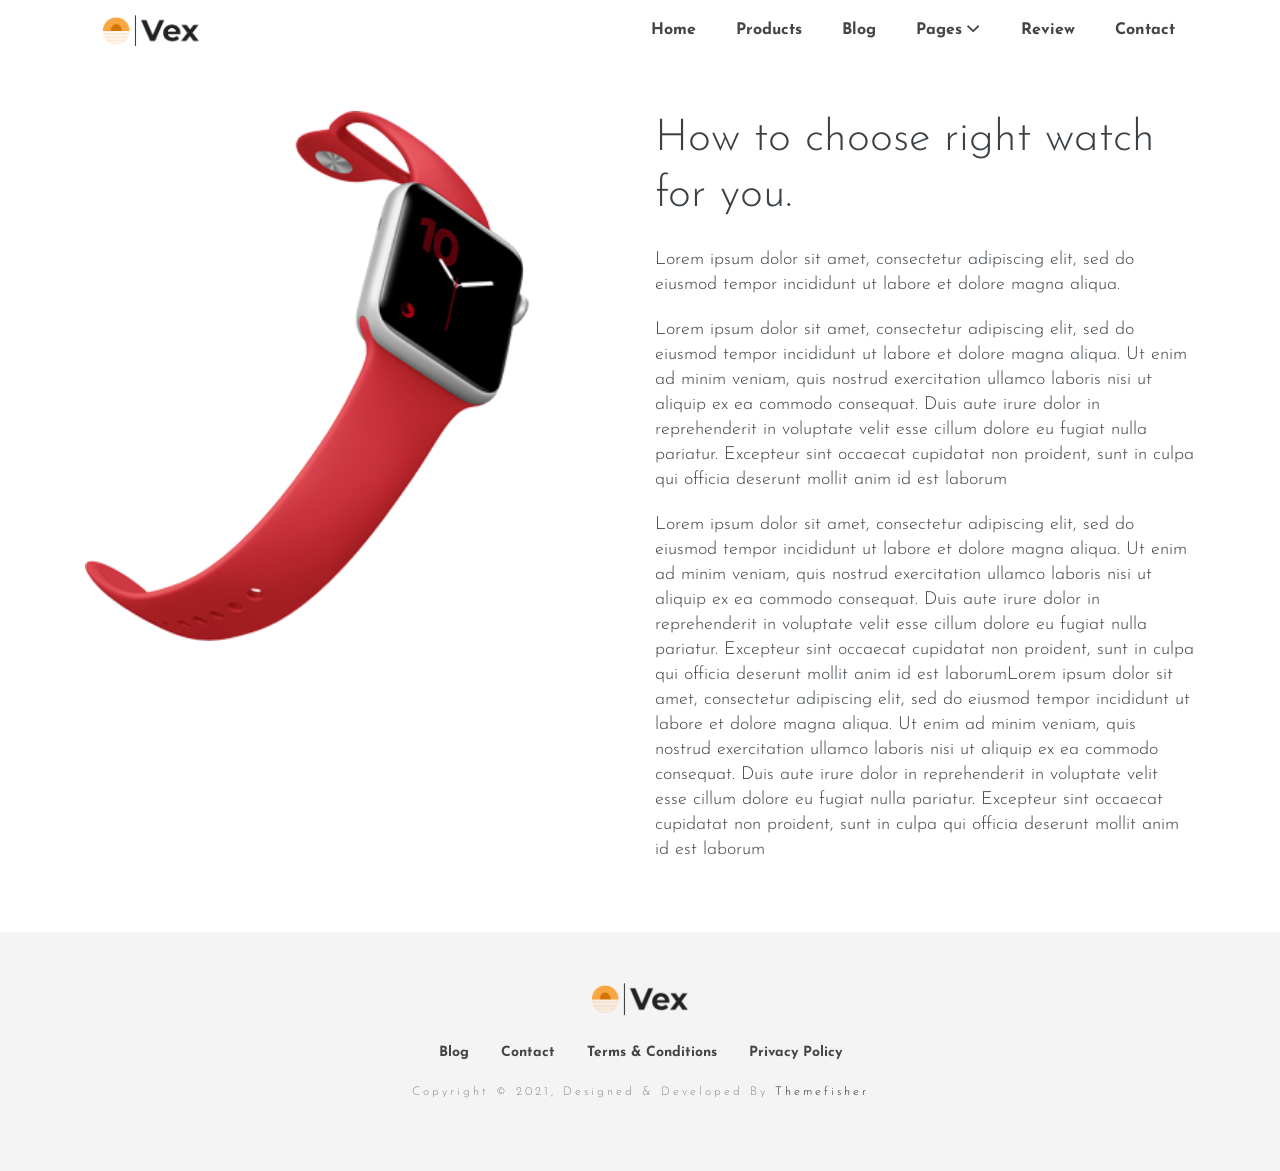
<file: blog-details.html>
<!DOCTYPE html>

<!--
 // WEBSITE: https://themefisher.com
 // TWITTER: https://twitter.com/themefisher
 // FACEBOOK: https://www.facebook.com/themefisher
 // GITHUB: https://github.com/themefisher/
-->

<html lang="en">
<head>

  <!-- ** Basic Page Needs ** -->
  <meta charset="utf-8">
  <title>Vex - Product Landing Page Boostarp Template</title>

  <!-- ** Mobile Specific Metas ** -->
  <meta http-equiv="X-UA-Compatible" content="IE=edge">
  <meta name="description" content="Vex HTML Template">
  <meta name="viewport" content="width=device-width, initial-scale=1.0, maximum-scale=5.0">
  <meta name="author" content="Themefisher">
  <meta name="generator" content="Themefisher Vex HTML Template v1.0">
  
  <!-- ** Plugins Needed for the Project ** -->
  <link rel="stylesheet" href="https://fonts.googleapis.com/css?family=Droid&#43;Serif:400%7cJosefin&#43;Sans:300,400,600,700 ">
  <link rel="stylesheet" href="plugins/bootstrap/bootstrap.min.css ">
  <link rel="stylesheet" href="plugins/themefisher-font/themefisher-font.min.css ">
  <link rel="stylesheet" href="plugins/slick/slick.min.css ">
  
  <!-- Stylesheets -->
  <link href="css/style.css" rel="stylesheet">
  
  <!--Favicon-->
  <link rel="icon" href="images/favicon.png" type="image/x-icon">

</head><body id="body">
  
<!-- preloader start -->
<div class="preloader"></div>
<!-- preloader end -->

  
<header class="navigation sticky-top bg-white">
  <div class="container">
    <nav class="navbar navbar-expand-lg navbar-light">
      <a class="navbar-brand" href="index.html"> <img src="images/logo.png" alt="Vex" width="100px">
      </a>
      <button class="navbar-toggler p-0 border-0" type="button" data-toggle="collapse" data-target="#navigation"
        aria-controls="navigation" aria-expanded="false" aria-label="Toggle navigation">
        <span class="navbar-toggler-icon"></span>
      </button>

      <div class="collapse navbar-collapse text-center" id="navigation">
        <ul class="navbar-nav ml-auto mr-n0 mr-md-n3">

          <li class="nav-item">
            <a class="nav-link" href="index.html">Home</a>
          </li>

          <li class="nav-item">
            <a class="nav-link" href="products.html">Products</a>
          </li>

          <li class="nav-item">
            <a class="nav-link" href="blog.html">Blog</a>
          </li>

          <li class="nav-item dropdown">
            <a class="nav-link dropdown-toggle" href="#!" id="dropdown03" data-toggle="dropdown" aria-haspopup="true" aria-expanded="false">Pages <i class="tf-ion-chevron-down"></i></a>
            <ul class="dropdown-menu" aria-labelledby="dropdown03">
              <li><a class="dropdown-item" href="blog-details.html">Blog Details</a></li>
              <li><a class="dropdown-item" href="product-details.html">Product Details</a></li>
              <li><a class="dropdown-item" href="privacy-policy.html">Privacy Policy</a></li>
              <li><a class="dropdown-item" href="terms-conditions.html">Terms Conditions</a></li>
              
              <li class="dropdown dropdown-submenu dropright">
                <a class="dropdown-item dropdown-toggle" href="#!" id="dropdown0301" role="button" data-toggle="dropdown" aria-haspopup="true" aria-expanded="false">Sub Menu 01</a>
      
                <ul class="dropdown-menu" aria-labelledby="dropdown0301">
                  <li><a class="dropdown-item" href="index.html">Submenu 11</a></li>
                  <li><a class="dropdown-item" href="index.html">Submenu 12</a></li>
                </ul>
              </li>
              
              <li class="dropdown dropdown-submenu dropleft">
                <a class="dropdown-item dropdown-toggle" href="#!" id="dropdown0301" role="button" data-toggle="dropdown" aria-haspopup="true" aria-expanded="false">Sub Menu 02</a>
      
                <ul class="dropdown-menu" aria-labelledby="dropdown0301">
                  <li><a class="dropdown-item" href="index.html">Submenu 21</a></li>
                  <li><a class="dropdown-item" href="index.html">Submenu 22</a></li>
                </ul>
              </li>
            </ul>
          </li>

          <li class="nav-item">
            <a class="nav-link" href="index.html#testimonial">Review</a>
          </li>

          <li class="nav-item">
            <a class="nav-link" href="contact.html">Contact</a>
          </li>

        </ul>

      </div>
    </nav>
  </div>
</header>

<section class="section">
  <div class="container">
    <div class="row">
      <div class="col-md-5 mb-4 mb-md-0">
        <div class="sticky-image">
          <img class="img-fluid w-100" src="images/showcase/showcase-1.png" alt="How to choose right watch for you.">
        </div>
      </div>
      <div class="col-lg-6 col-md-7 offset-lg-1">
        <h1 class="mb-4">How to choose right watch for you.</h1>
        <div class="content">
          <p>Lorem ipsum dolor sit amet, consectetur adipiscing elit, sed do eiusmod tempor incididunt ut labore et dolore magna aliqua.</p>
          <p>Lorem ipsum dolor sit amet, consectetur adipiscing elit, sed do eiusmod tempor incididunt ut labore et dolore magna aliqua. Ut enim ad minim veniam, quis nostrud exercitation ullamco laboris nisi ut aliquip ex ea commodo consequat. Duis aute irure dolor in reprehenderit in voluptate velit esse cillum dolore eu fugiat nulla pariatur. Excepteur sint occaecat cupidatat non proident, sunt in culpa qui officia deserunt mollit anim id est laborum</p>
          <p>Lorem ipsum dolor sit amet, consectetur adipiscing elit, sed do eiusmod tempor incididunt ut labore et dolore magna aliqua. Ut enim ad minim veniam, quis nostrud exercitation ullamco laboris nisi ut aliquip ex ea commodo consequat. Duis aute irure dolor in reprehenderit in voluptate velit esse cillum dolore eu fugiat nulla pariatur. Excepteur sint occaecat cupidatat non proident, sunt in culpa qui officia deserunt mollit anim id est laborumLorem ipsum dolor sit amet, consectetur adipiscing elit, sed do eiusmod tempor incididunt ut labore et dolore magna aliqua. Ut enim ad minim veniam, quis nostrud exercitation ullamco laboris nisi ut aliquip ex ea commodo consequat. Duis aute irure dolor in reprehenderit in voluptate velit esse cillum dolore eu fugiat nulla pariatur. Excepteur sint occaecat cupidatat non proident, sunt in culpa qui officia deserunt mollit anim id est laborum</p>
        </div>
      </div>
    </div>
  </div>
</section>

<script src="plugins/jquery/jquery.js"></script>

<script src="plugins/bootstrap/bootstrap.min.js"></script>

<script src="plugins/slick/slick.min.js"></script>

<script src="js/script.js"></script>
</body>
</html>
<footer>
  <div class="container text-center">
    <div class="row">
      <div class="col-md-12">
        <div class="block">
          <a href="index.html" class="mb-4 d-inline-block"> <img src="images/logo.png" alt="Vex" width="100px"> </a>
          <ul class="list-inline footer-menu">
            
            <li class="list-inline-item">
              <a href="blog.html">Blog</a>
            </li>
            
            <li class="list-inline-item">
              <a href="contact.html">Contact</a>
            </li>
            
            <li class="list-inline-item">
              <a href="terms-conditions.html">Terms &amp; Conditions</a>
            </li>
            
            <li class="list-inline-item">
              <a href="privacy-policy.html">Privacy Policy</a>
            </li>
            
          </ul>
          <p class="copyright-text">Copyright &copy; 2021, Designed &amp; Developed By <a href="https://themefisher.com/">Themefisher</a></p>
        </div>
      </div>
    </div>
  </div>
</footer>
</file>
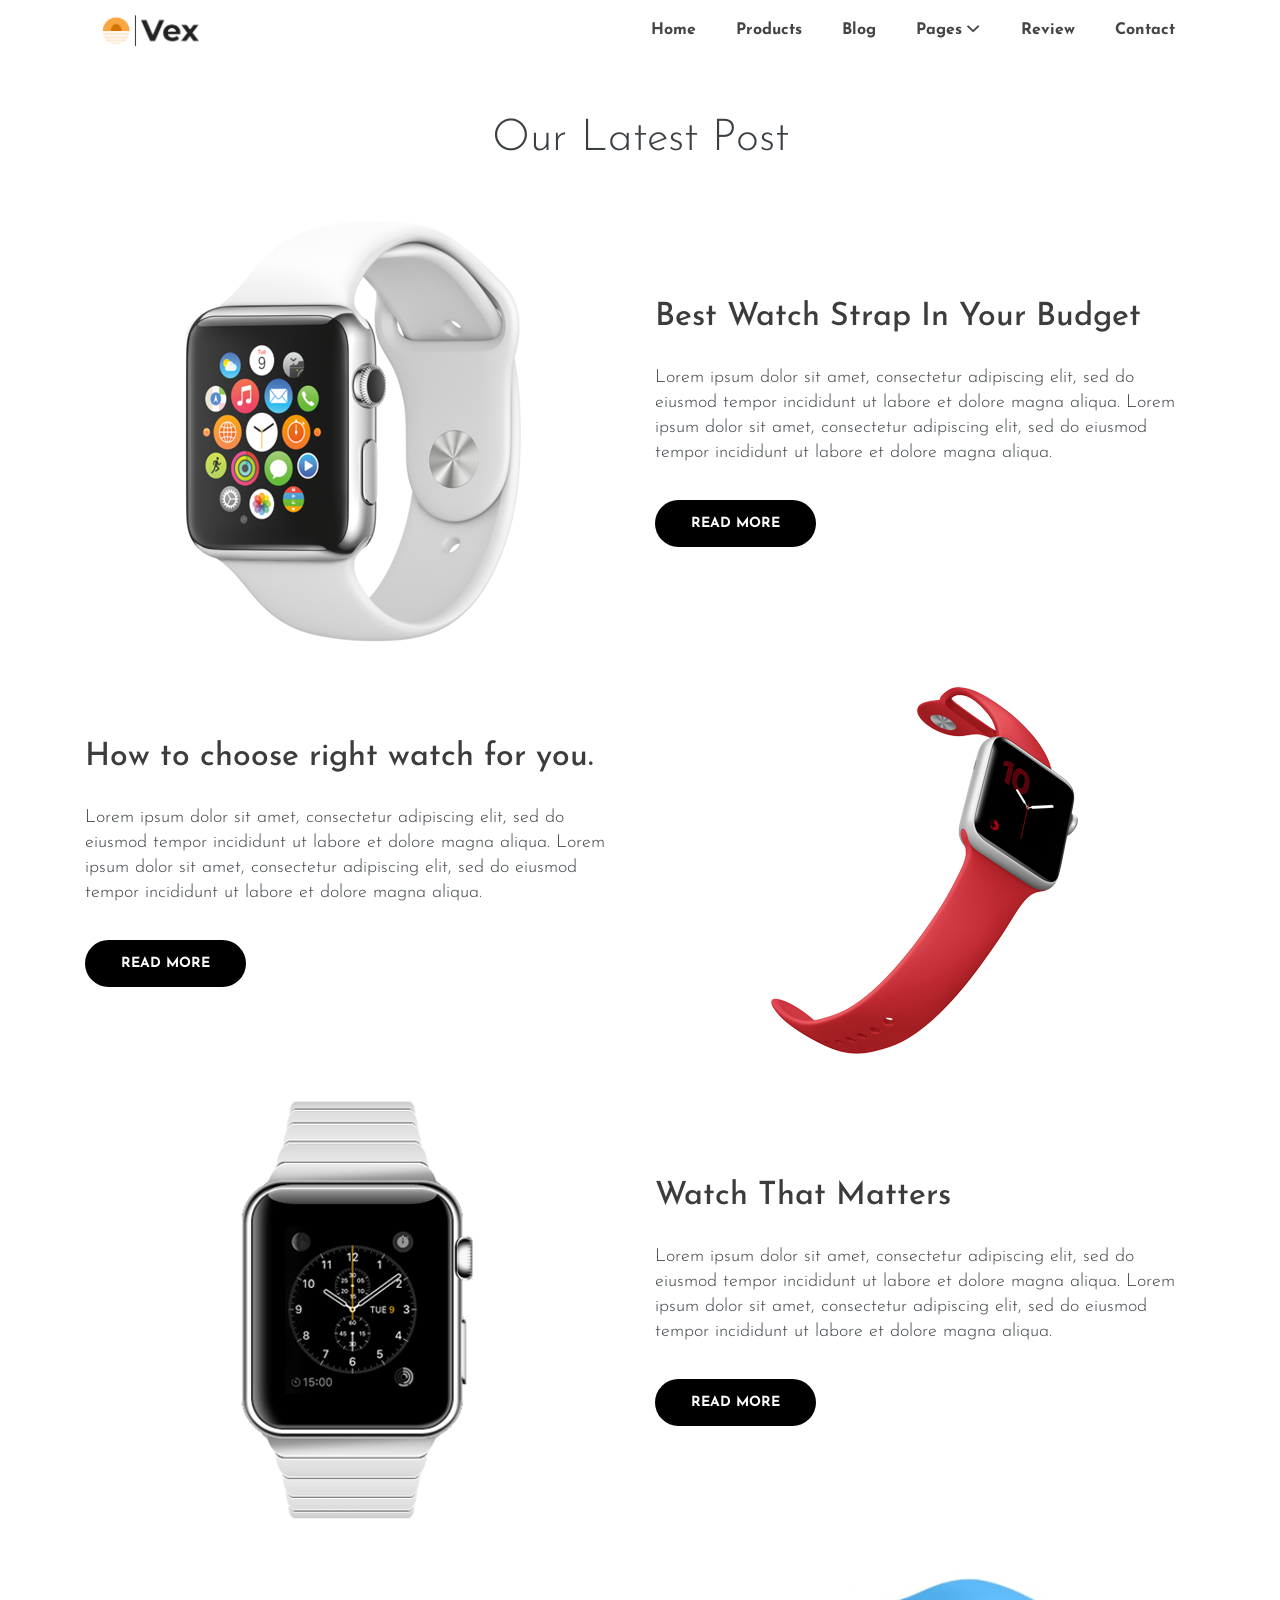
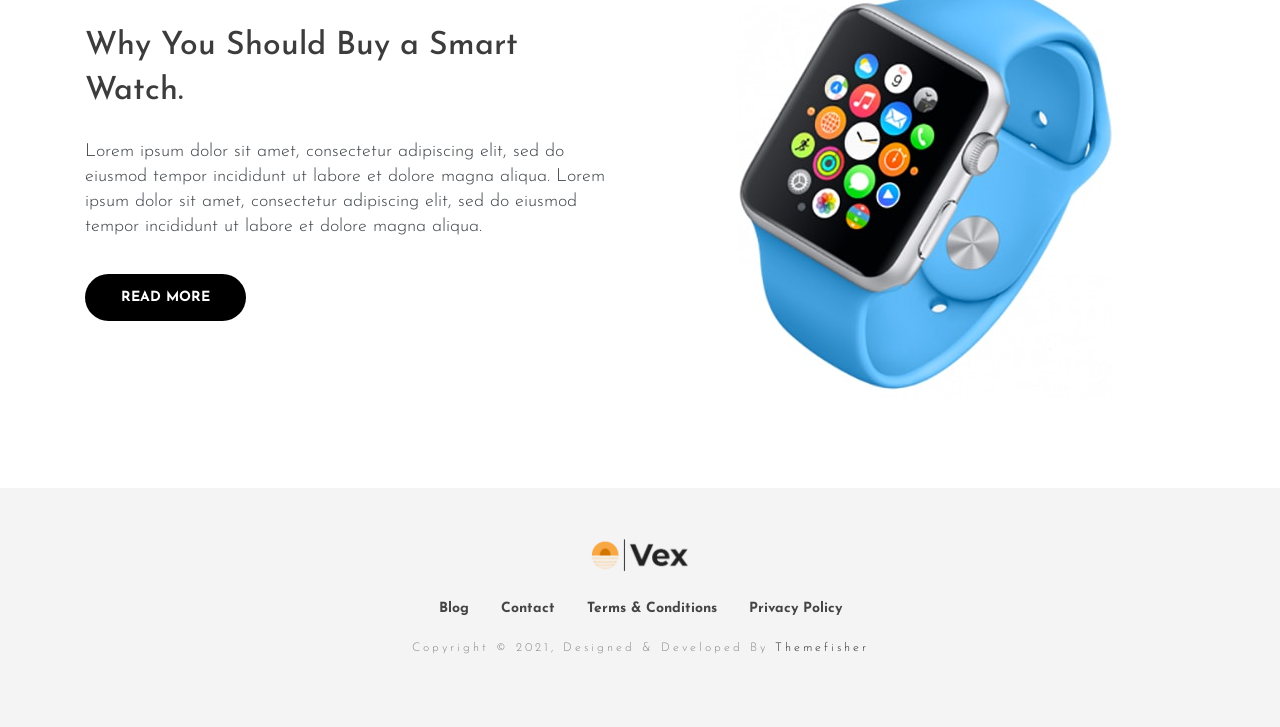
<file: blog.html>
<!DOCTYPE html>

<!--
 // WEBSITE: https://themefisher.com
 // TWITTER: https://twitter.com/themefisher
 // FACEBOOK: https://www.facebook.com/themefisher
 // GITHUB: https://github.com/themefisher/
-->

<html lang="en">
<head>

  <!-- ** Basic Page Needs ** -->
  <meta charset="utf-8">
  <title>Vex - Product Landing Page Boostarp Template</title>

  <!-- ** Mobile Specific Metas ** -->
  <meta http-equiv="X-UA-Compatible" content="IE=edge">
  <meta name="description" content="Vex HTML Template">
  <meta name="viewport" content="width=device-width, initial-scale=1.0, maximum-scale=5.0">
  <meta name="author" content="Themefisher">
  <meta name="generator" content="Themefisher Vex HTML Template v1.0">
  
  <!-- ** Plugins Needed for the Project ** -->
  <link rel="stylesheet" href="https://fonts.googleapis.com/css?family=Droid&#43;Serif:400%7cJosefin&#43;Sans:300,400,600,700 ">
  <link rel="stylesheet" href="plugins/bootstrap/bootstrap.min.css ">
  <link rel="stylesheet" href="plugins/themefisher-font/themefisher-font.min.css ">
  <link rel="stylesheet" href="plugins/slick/slick.min.css ">
  
  <!-- Stylesheets -->
  <link href="css/style.css" rel="stylesheet">
  
  <!--Favicon-->
  <link rel="icon" href="images/favicon.png" type="image/x-icon">

</head><body id="body">
  
<!-- preloader start -->
<div class="preloader"></div>
<!-- preloader end -->

  
<header class="navigation sticky-top bg-white">
  <div class="container">
    <nav class="navbar navbar-expand-lg navbar-light">
      <a class="navbar-brand" href="index.html"> <img src="images/logo.png" alt="Vex" width="100px">
      </a>
      <button class="navbar-toggler p-0 border-0" type="button" data-toggle="collapse" data-target="#navigation"
        aria-controls="navigation" aria-expanded="false" aria-label="Toggle navigation">
        <span class="navbar-toggler-icon"></span>
      </button>

      <div class="collapse navbar-collapse text-center" id="navigation">
        <ul class="navbar-nav ml-auto mr-n0 mr-md-n3">

          <li class="nav-item">
            <a class="nav-link" href="index.html">Home</a>
          </li>

          <li class="nav-item">
            <a class="nav-link" href="products.html">Products</a>
          </li>

          <li class="nav-item">
            <a class="nav-link" href="blog.html">Blog</a>
          </li>

          <li class="nav-item dropdown">
            <a class="nav-link dropdown-toggle" href="#!" id="dropdown03" data-toggle="dropdown" aria-haspopup="true" aria-expanded="false">Pages <i class="tf-ion-chevron-down"></i></a>
            <ul class="dropdown-menu" aria-labelledby="dropdown03">
              <li><a class="dropdown-item" href="blog-details.html">Blog Details</a></li>
              <li><a class="dropdown-item" href="product-details.html">Product Details</a></li>
              <li><a class="dropdown-item" href="privacy-policy.html">Privacy Policy</a></li>
              <li><a class="dropdown-item" href="terms-conditions.html">Terms Conditions</a></li>
              
              <li class="dropdown dropdown-submenu dropright">
                <a class="dropdown-item dropdown-toggle" href="#!" id="dropdown0301" role="button" data-toggle="dropdown" aria-haspopup="true" aria-expanded="false">Sub Menu 01</a>
      
                <ul class="dropdown-menu" aria-labelledby="dropdown0301">
                  <li><a class="dropdown-item" href="index.html">Submenu 11</a></li>
                  <li><a class="dropdown-item" href="index.html">Submenu 12</a></li>
                </ul>
              </li>
              
              <li class="dropdown dropdown-submenu dropleft">
                <a class="dropdown-item dropdown-toggle" href="#!" id="dropdown0301" role="button" data-toggle="dropdown" aria-haspopup="true" aria-expanded="false">Sub Menu 02</a>
      
                <ul class="dropdown-menu" aria-labelledby="dropdown0301">
                  <li><a class="dropdown-item" href="index.html">Submenu 21</a></li>
                  <li><a class="dropdown-item" href="index.html">Submenu 22</a></li>
                </ul>
              </li>
            </ul>
          </li>

          <li class="nav-item">
            <a class="nav-link" href="index.html#testimonial">Review</a>
          </li>

          <li class="nav-item">
            <a class="nav-link" href="contact.html">Contact</a>
          </li>

        </ul>

      </div>
    </nav>
  </div>
</header>

<section class="feature-list section">
  <div class="container">
    <div class="row">
      <div class="col-12 text-center mb-5">
        <h1>Our Latest Post</h1>
      </div>
    </div>
    
    <div class="row mb-40">
      <div class="col-md-6 text-center mb-5 mb-lg-0">
        <img class="img-fluid" src="images/showcase/showcase-3.png" alt="">
      </div>
      <div class="col-md-6 align-self-center text-center text-md-left">
        <div class="content">
          <h4 class="subheading"><a class="link-title" href="blog-details.html">Best Watch Strap In Your Budget</a></h4>
          <p>Lorem ipsum dolor sit amet, consectetur adipiscing elit, sed do eiusmod tempor incididunt ut labore et dolore magna aliqua.
Lorem ipsum dolor sit amet, consectetur adipiscing elit, sed do eiusmod tempor incididunt ut labore et dolore magna aliqua.</p>
          <a href="blog-details.html" class="btn btn-main btn-main-sm">Read More</a>
        </div>
      </div>
    </div>
    
    <div class="row mb-40">
      <div class="col-md-6 order-md-1 order-2 align-self-center text-center text-md-left">
        <div class="content">
          <h4 class="subheading"><a class="link-title" href="blog-details.html">How to choose right watch for you.</a></h4>
          <p>Lorem ipsum dolor sit amet, consectetur adipiscing elit, sed do eiusmod tempor incididunt ut labore et dolore magna aliqua.
Lorem ipsum dolor sit amet, consectetur adipiscing elit, sed do eiusmod tempor incididunt ut labore et dolore magna aliqua.</p>
          <a href="blog-details.html" class="btn btn-main btn-main-sm">Read More</a>
        </div>
      </div>
      <div class="col-md-6 order-md-2 order-1 text-center mb-5 mb-lg-0">
        <img class="img-fluid" src="images/showcase/showcase-1.png" alt="">
      </div>
    </div>
    
    
    <div class="row mb-40">
      <div class="col-md-6 text-center mb-5 mb-lg-0">
        <img class="img-fluid" src="images/showcase/showcase-4.png" alt="">
      </div>
      <div class="col-md-6 align-self-center text-center text-md-left">
        <div class="content">
          <h4 class="subheading"><a class="link-title" href="blog-details.html">Watch That Matters</a></h4>
          <p>Lorem ipsum dolor sit amet, consectetur adipiscing elit, sed do eiusmod tempor incididunt ut labore et dolore magna aliqua.
Lorem ipsum dolor sit amet, consectetur adipiscing elit, sed do eiusmod tempor incididunt ut labore et dolore magna aliqua.</p>
          <a href="blog-details.html" class="btn btn-main btn-main-sm">Read More</a>
        </div>
      </div>
    </div>
    
    <div class="row mb-40">
      <div class="col-md-6 order-md-1 order-2 align-self-center text-center text-md-left">
        <div class="content">
          <h4 class="subheading"><a class="link-title" href="blog-details.html">Why You Should Buy a Smart Watch.</a></h4>
          <p>Lorem ipsum dolor sit amet, consectetur adipiscing elit, sed do eiusmod tempor incididunt ut labore et dolore magna aliqua.
Lorem ipsum dolor sit amet, consectetur adipiscing elit, sed do eiusmod tempor incididunt ut labore et dolore magna aliqua.</p>
          <a href="blog-details.html" class="btn btn-main btn-main-sm">Read More</a>
        </div>
      </div>
      <div class="col-md-6 order-md-2 order-1 text-center mb-5 mb-lg-0">
        <img class="img-fluid" src="images/showcase/showcase-2.png" alt="">
      </div>
    </div>
    
    
  </div>
</section>

<script src="plugins/jquery/jquery.js"></script>

<script src="plugins/bootstrap/bootstrap.min.js"></script>

<script src="plugins/slick/slick.min.js"></script>

<script src="js/script.js"></script>
</body>
</html>
<footer>
  <div class="container text-center">
    <div class="row">
      <div class="col-md-12">
        <div class="block">
          <a href="index.html" class="mb-4 d-inline-block"> <img src="images/logo.png" alt="Vex" width="100px"> </a>
          <ul class="list-inline footer-menu">
            
            <li class="list-inline-item">
              <a href="blog.html">Blog</a>
            </li>
            
            <li class="list-inline-item">
              <a href="contact.html">Contact</a>
            </li>
            
            <li class="list-inline-item">
              <a href="terms-conditions.html">Terms &amp; Conditions</a>
            </li>
            
            <li class="list-inline-item">
              <a href="privacy-policy.html">Privacy Policy</a>
            </li>
            
          </ul>
          <p class="copyright-text">Copyright &copy; 2021, Designed &amp; Developed By <a href="https://themefisher.com/">Themefisher</a></p>
        </div>
      </div>
    </div>
  </div>
</footer>
</file>
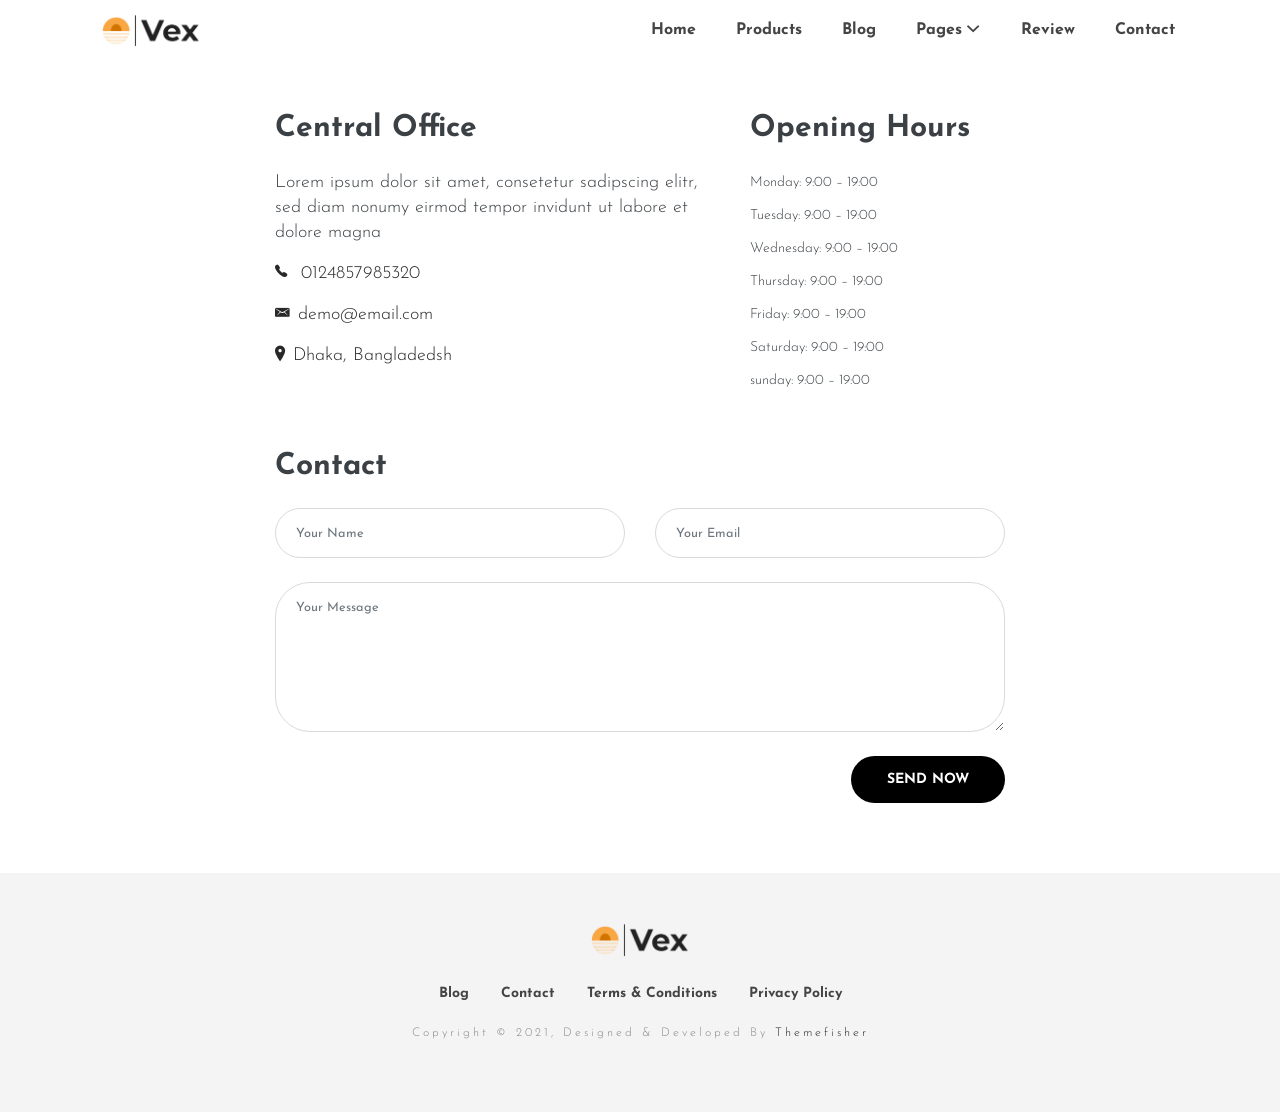
<file: contact.html>
<!DOCTYPE html>

<!--
 // WEBSITE: https://themefisher.com
 // TWITTER: https://twitter.com/themefisher
 // FACEBOOK: https://www.facebook.com/themefisher
 // GITHUB: https://github.com/themefisher/
-->

<html lang="en">
<head>

  <!-- ** Basic Page Needs ** -->
  <meta charset="utf-8">
  <title>Vex - Product Landing Page Boostarp Template</title>

  <!-- ** Mobile Specific Metas ** -->
  <meta http-equiv="X-UA-Compatible" content="IE=edge">
  <meta name="description" content="Vex HTML Template">
  <meta name="viewport" content="width=device-width, initial-scale=1.0, maximum-scale=5.0">
  <meta name="author" content="Themefisher">
  <meta name="generator" content="Themefisher Vex HTML Template v1.0">
  
  <!-- ** Plugins Needed for the Project ** -->
  <link rel="stylesheet" href="https://fonts.googleapis.com/css?family=Droid&#43;Serif:400%7cJosefin&#43;Sans:300,400,600,700 ">
  <link rel="stylesheet" href="plugins/bootstrap/bootstrap.min.css ">
  <link rel="stylesheet" href="plugins/themefisher-font/themefisher-font.min.css ">
  <link rel="stylesheet" href="plugins/slick/slick.min.css ">
  
  <!-- Stylesheets -->
  <link href="css/style.css" rel="stylesheet">
  
  <!--Favicon-->
  <link rel="icon" href="images/favicon.png" type="image/x-icon">

</head><body id="body">
  
<!-- preloader start -->
<div class="preloader"></div>
<!-- preloader end -->

  
<header class="navigation sticky-top bg-white">
  <div class="container">
    <nav class="navbar navbar-expand-lg navbar-light">
      <a class="navbar-brand" href="index.html"> <img src="images/logo.png" alt="Vex" width="100px">
      </a>
      <button class="navbar-toggler p-0 border-0" type="button" data-toggle="collapse" data-target="#navigation"
        aria-controls="navigation" aria-expanded="false" aria-label="Toggle navigation">
        <span class="navbar-toggler-icon"></span>
      </button>

      <div class="collapse navbar-collapse text-center" id="navigation">
        <ul class="navbar-nav ml-auto mr-n0 mr-md-n3">

          <li class="nav-item">
            <a class="nav-link" href="index.html">Home</a>
          </li>

          <li class="nav-item">
            <a class="nav-link" href="products.html">Products</a>
          </li>

          <li class="nav-item">
            <a class="nav-link" href="blog.html">Blog</a>
          </li>

          <li class="nav-item dropdown">
            <a class="nav-link dropdown-toggle" href="#!" id="dropdown03" data-toggle="dropdown" aria-haspopup="true" aria-expanded="false">Pages <i class="tf-ion-chevron-down"></i></a>
            <ul class="dropdown-menu" aria-labelledby="dropdown03">
              <li><a class="dropdown-item" href="blog-details.html">Blog Details</a></li>
              <li><a class="dropdown-item" href="product-details.html">Product Details</a></li>
              <li><a class="dropdown-item" href="privacy-policy.html">Privacy Policy</a></li>
              <li><a class="dropdown-item" href="terms-conditions.html">Terms Conditions</a></li>
              
              <li class="dropdown dropdown-submenu dropright">
                <a class="dropdown-item dropdown-toggle" href="#!" id="dropdown0301" role="button" data-toggle="dropdown" aria-haspopup="true" aria-expanded="false">Sub Menu 01</a>
      
                <ul class="dropdown-menu" aria-labelledby="dropdown0301">
                  <li><a class="dropdown-item" href="index.html">Submenu 11</a></li>
                  <li><a class="dropdown-item" href="index.html">Submenu 12</a></li>
                </ul>
              </li>
              
              <li class="dropdown dropdown-submenu dropleft">
                <a class="dropdown-item dropdown-toggle" href="#!" id="dropdown0301" role="button" data-toggle="dropdown" aria-haspopup="true" aria-expanded="false">Sub Menu 02</a>
      
                <ul class="dropdown-menu" aria-labelledby="dropdown0301">
                  <li><a class="dropdown-item" href="index.html">Submenu 21</a></li>
                  <li><a class="dropdown-item" href="index.html">Submenu 22</a></li>
                </ul>
              </li>
            </ul>
          </li>

          <li class="nav-item">
            <a class="nav-link" href="index.html#testimonial">Review</a>
          </li>

          <li class="nav-item">
            <a class="nav-link" href="contact.html">Contact</a>
          </li>

        </ul>

      </div>
    </nav>
  </div>
</header>

<section class="section">
  <div class="container">
    <div class="row justify-content-center">
      
      <div class="col-lg-5 col-sm-6 mb-5">
        <h2 class="font-weight-bold mb-4">Central Office</h2>
        <p>Lorem ipsum dolor sit amet, consetetur sadipscing elitr, sed diam nonumy eirmod tempor invidunt ut labore et dolore magna</p>
        <ul class="list-unstyled contact-list">
          <li class="mb-3"><a href="tel:0124857985320"><i class="tf-ion-ios-telephone mr-2"></i>
              0124857985320</a></li>
          <li class="mb-3"><a href="mailto:demo@email.com"><i class="tf-ion-email mr-2"></i>demo@email.com</a></li>
          <li class="mb-3"><i class="tf-ion-ios-location mr-2"></i>Dhaka, Bangladedsh
          </li>
        </ul>
      </div>
      
      <div class="col-lg-3 col-sm-6 mb-5">
        
        <h2 class="font-weight-bold mb-4">Opening Hours</h2>
        <ul class="list-unstyled">
          
          <li class="mb-2">Monday: 9:00 – 19:00</li>
          
          <li class="mb-2">Tuesday: 9:00 – 19:00</li>
          
          <li class="mb-2">Wednesday: 9:00 – 19:00</li>
          
          <li class="mb-2">Thursday: 9:00 – 19:00</li>
          
          <li class="mb-2">Friday: 9:00 – 19:00</li>
          
          <li class="mb-2">Saturday: 9:00 – 19:00</li>
          
          <li class="mb-2">sunday: 9:00 – 19:00</li>
          
        </ul>
        
      </div>
    </div>
    <div class="row justify-content-center">
      <div class="col-lg-8">
        <h2 class="font-weight-bold mb-4">Contact</h2>
        <form action="#" method="POST" class="row">
          <div class="col-lg-6 mb-3">
            <input type="text" class="form-control mb-2" id="name" name="name" placeholder="Your Name" required>
          </div>
          <div class="col-lg-6 mb-3">
            <input type="email" class="form-control mb-2" id="email" name="email" placeholder="Your Email" required>
          </div>
          <div class="col-12 mb-3">
            <textarea name="message" id="message" class="form-control mb-2" placeholder="Your Message" required></textarea>
          </div>
          <div class="col-12 text-right">
            <button type="submit" value="send" class="btn btn-main btn-main-sm">Send Now</button>
          </div>
        </form>
      </div>
    </div>
  </div>
</section>

<script src="plugins/jquery/jquery.js"></script>

<script src="plugins/bootstrap/bootstrap.min.js"></script>

<script src="plugins/slick/slick.min.js"></script>

<script src="js/script.js"></script>
</body>
</html>
<footer>
  <div class="container text-center">
    <div class="row">
      <div class="col-md-12">
        <div class="block">
          <a href="index.html" class="mb-4 d-inline-block"> <img src="images/logo.png" alt="Vex" width="100px"> </a>
          <ul class="list-inline footer-menu">
            
            <li class="list-inline-item">
              <a href="blog.html">Blog</a>
            </li>
            
            <li class="list-inline-item">
              <a href="contact.html">Contact</a>
            </li>
            
            <li class="list-inline-item">
              <a href="terms-conditions.html">Terms &amp; Conditions</a>
            </li>
            
            <li class="list-inline-item">
              <a href="privacy-policy.html">Privacy Policy</a>
            </li>
            
          </ul>
          <p class="copyright-text">Copyright &copy; 2021, Designed &amp; Developed By <a href="https://themefisher.com/">Themefisher</a></p>
        </div>
      </div>
    </div>
  </div>
</footer>
</file>
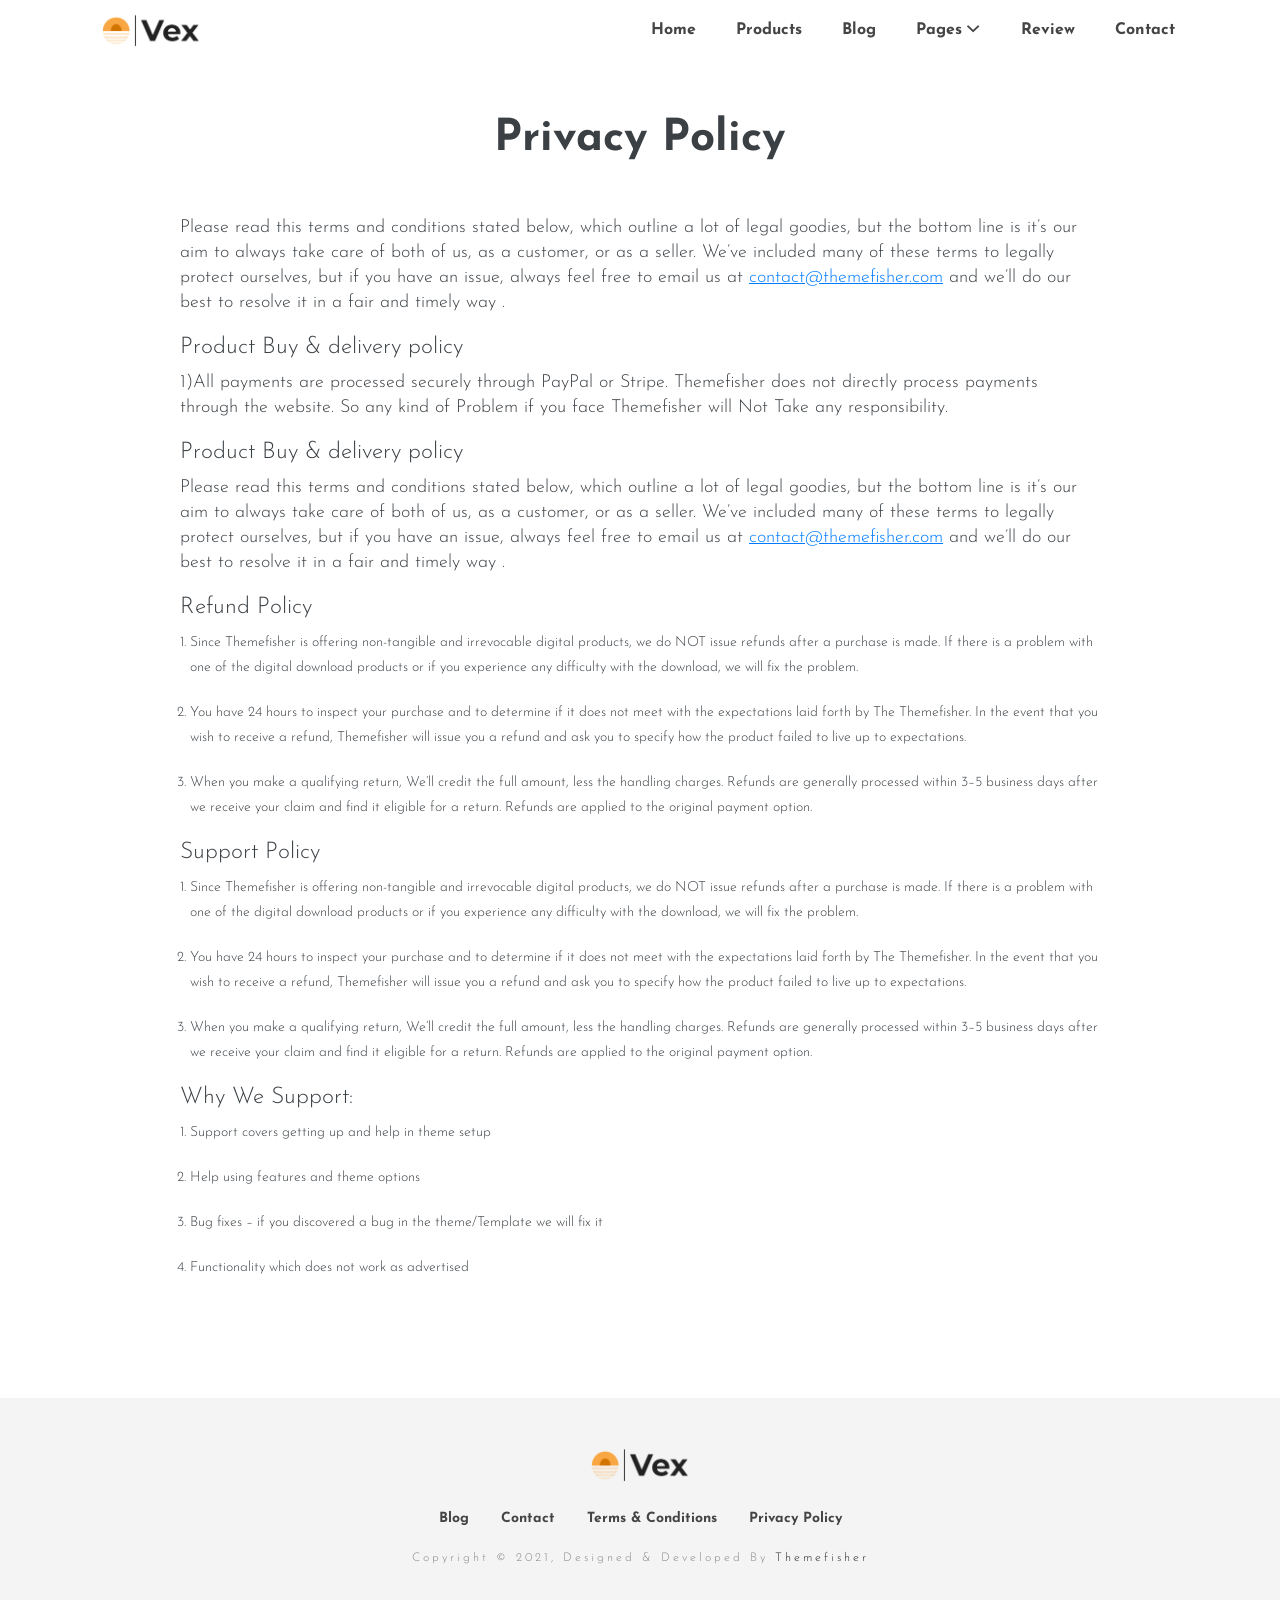
<file: privacy-policy.html>
<!DOCTYPE html>

<!--
 // WEBSITE: https://themefisher.com
 // TWITTER: https://twitter.com/themefisher
 // FACEBOOK: https://www.facebook.com/themefisher
 // GITHUB: https://github.com/themefisher/
-->

<html lang="en">
<head>

  <!-- ** Basic Page Needs ** -->
  <meta charset="utf-8">
  <title>Vex - Product Landing Page Boostarp Template</title>

  <!-- ** Mobile Specific Metas ** -->
  <meta http-equiv="X-UA-Compatible" content="IE=edge">
  <meta name="description" content="Vex HTML Template">
  <meta name="viewport" content="width=device-width, initial-scale=1.0, maximum-scale=5.0">
  <meta name="author" content="Themefisher">
  <meta name="generator" content="Themefisher Vex HTML Template v1.0">
  
  <!-- ** Plugins Needed for the Project ** -->
  <link rel="stylesheet" href="https://fonts.googleapis.com/css?family=Droid&#43;Serif:400%7cJosefin&#43;Sans:300,400,600,700 ">
  <link rel="stylesheet" href="plugins/bootstrap/bootstrap.min.css ">
  <link rel="stylesheet" href="plugins/themefisher-font/themefisher-font.min.css ">
  <link rel="stylesheet" href="plugins/slick/slick.min.css ">
  
  <!-- Stylesheets -->
  <link href="css/style.css" rel="stylesheet">
  
  <!--Favicon-->
  <link rel="icon" href="images/favicon.png" type="image/x-icon">

</head><body id="body">
  
<!-- preloader start -->
<div class="preloader"></div>
<!-- preloader end -->

  
<header class="navigation sticky-top bg-white">
  <div class="container">
    <nav class="navbar navbar-expand-lg navbar-light">
      <a class="navbar-brand" href="index.html"> <img src="images/logo.png" alt="Vex" width="100px">
      </a>
      <button class="navbar-toggler p-0 border-0" type="button" data-toggle="collapse" data-target="#navigation"
        aria-controls="navigation" aria-expanded="false" aria-label="Toggle navigation">
        <span class="navbar-toggler-icon"></span>
      </button>

      <div class="collapse navbar-collapse text-center" id="navigation">
        <ul class="navbar-nav ml-auto mr-n0 mr-md-n3">

          <li class="nav-item">
            <a class="nav-link" href="index.html">Home</a>
          </li>

          <li class="nav-item">
            <a class="nav-link" href="products.html">Products</a>
          </li>

          <li class="nav-item">
            <a class="nav-link" href="blog.html">Blog</a>
          </li>

          <li class="nav-item dropdown">
            <a class="nav-link dropdown-toggle" href="#!" id="dropdown03" data-toggle="dropdown" aria-haspopup="true" aria-expanded="false">Pages <i class="tf-ion-chevron-down"></i></a>
            <ul class="dropdown-menu" aria-labelledby="dropdown03">
              <li><a class="dropdown-item" href="blog-details.html">Blog Details</a></li>
              <li><a class="dropdown-item" href="product-details.html">Product Details</a></li>
              <li><a class="dropdown-item" href="privacy-policy.html">Privacy Policy</a></li>
              <li><a class="dropdown-item" href="terms-conditions.html">Terms Conditions</a></li>
              
              <li class="dropdown dropdown-submenu dropright">
                <a class="dropdown-item dropdown-toggle" href="#!" id="dropdown0301" role="button" data-toggle="dropdown" aria-haspopup="true" aria-expanded="false">Sub Menu 01</a>
      
                <ul class="dropdown-menu" aria-labelledby="dropdown0301">
                  <li><a class="dropdown-item" href="index.html">Submenu 11</a></li>
                  <li><a class="dropdown-item" href="index.html">Submenu 12</a></li>
                </ul>
              </li>
              
              <li class="dropdown dropdown-submenu dropleft">
                <a class="dropdown-item dropdown-toggle" href="#!" id="dropdown0301" role="button" data-toggle="dropdown" aria-haspopup="true" aria-expanded="false">Sub Menu 02</a>
      
                <ul class="dropdown-menu" aria-labelledby="dropdown0301">
                  <li><a class="dropdown-item" href="index.html">Submenu 21</a></li>
                  <li><a class="dropdown-item" href="index.html">Submenu 22</a></li>
                </ul>
              </li>
            </ul>
          </li>

          <li class="nav-item">
            <a class="nav-link" href="index.html#testimonial">Review</a>
          </li>

          <li class="nav-item">
            <a class="nav-link" href="contact.html">Contact</a>
          </li>

        </ul>

      </div>
    </nav>
  </div>
</header>

<section class="section">
  <div class="container">
    <div class="row justify-content-center">
      <div class="col-lg-10 text-center mb-5">
        <h1 class="font-weight-bold">Privacy Policy</h1>
      </div>
      <div class="col-lg-10 mb-5">
        <div class="content">
          <p>Please read this terms and conditions stated below, which outline a lot of legal goodies, but the bottom line is it’s our aim to always take care of both of us, as a customer, or as a seller. We’ve included many of these terms to legally protect ourselves, but if you have an issue, always feel free to email us at <a href="mailto:contact@themefisher.com">contact@themefisher.com</a> and we’ll do our best to resolve it in a fair and timely way .</p>
          <h3 id="product-buy--delivery-policy">Product Buy &amp; delivery policy</h3>
          <p>1)All payments are processed securely through PayPal or Stripe. Themefisher does not directly process payments through the website. So any kind of Problem if you face Themefisher will Not Take any responsibility.</p>
          <h3 id="product-buy--delivery-policy-1">Product Buy &amp; delivery policy</h3>
          <p>Please read this terms and conditions stated below, which outline a lot of legal goodies, but the bottom line is it’s our aim to always take care of both of us, as a customer, or as a seller. We’ve included many of these terms to legally protect ourselves, but if you have an issue, always feel free to email us at <a href="mailto:contact@themefisher.com">contact@themefisher.com</a> and we’ll do our best to resolve it in a fair and timely way .</p>
          <h3 id="refund-policy">Refund Policy</h3>
          <ol>
          <li>Since Themefisher is offering non-tangible and irrevocable digital products, we do NOT issue refunds after a purchase is made. If there is a problem with one of the digital download products or if you experience any difficulty with the download, we will fix the problem.</li>
          <li>You have 24 hours to inspect your purchase and to determine if it does not meet with the expectations laid forth by The Themefisher. In the event that you wish to receive a refund, Themefisher will issue you a refund and ask you to specify how the product failed to live up to expectations.</li>
          <li>When you make a qualifying return, We’ll credit the full amount, less the handling charges. Refunds are generally processed within 3–5 business days after we receive your claim and find it eligible for a return. Refunds are applied to the original payment option.</li>
          </ol>
          <h3 id="support-policy">Support Policy</h3>
          <ol>
          <li>Since Themefisher is offering non-tangible and irrevocable digital products, we do NOT issue refunds after a purchase is made. If there is a problem with one of the digital download products or if you experience any difficulty with the download, we will fix the problem.</li>
          <li>You have 24 hours to inspect your purchase and to determine if it does not meet with the expectations laid forth by The Themefisher. In the event that you wish to receive a refund, Themefisher will issue you a refund and ask you to specify how the product failed to live up to expectations.</li>
          <li>When you make a qualifying return, We’ll credit the full amount, less the handling charges. Refunds are generally processed within 3–5 business days after we receive your claim and find it eligible for a return. Refunds are applied to the original payment option.</li>
          </ol>
          <h3 id="why-we-support">Why We Support:</h3>
          <ol>
            <li>Support covers getting up and help in theme setup</li>
            <li>Help using features and theme options</li>
            <li>Bug fixes – if you discovered a bug in the theme/Template we will fix it</li>
            <li>Functionality which does not work as advertised</li>
          </ol>
        </div>
      </div>
    </div>
  </div>
</section>

<script src="plugins/jquery/jquery.js"></script>

<script src="plugins/bootstrap/bootstrap.min.js"></script>

<script src="plugins/slick/slick.min.js"></script>

<script src="js/script.js"></script>
</body>
</html>
<footer>
  <div class="container text-center">
    <div class="row">
      <div class="col-md-12">
        <div class="block">
          <a href="index.html" class="mb-4 d-inline-block"> <img src="images/logo.png" alt="Vex" width="100px"> </a>
          <ul class="list-inline footer-menu">
            
            <li class="list-inline-item">
              <a href="blog.html">Blog</a>
            </li>
            
            <li class="list-inline-item">
              <a href="contact.html">Contact</a>
            </li>
            
            <li class="list-inline-item">
              <a href="terms-conditions.html">Terms &amp; Conditions</a>
            </li>
            
            <li class="list-inline-item">
              <a href="privacy-policy.html">Privacy Policy</a>
            </li>
            
          </ul>
          <p class="copyright-text">Copyright &copy; 2021, Designed &amp; Developed By <a href="https://themefisher.com/">Themefisher</a></p>
        </div>
      </div>
    </div>
  </div>
</footer>
</file>
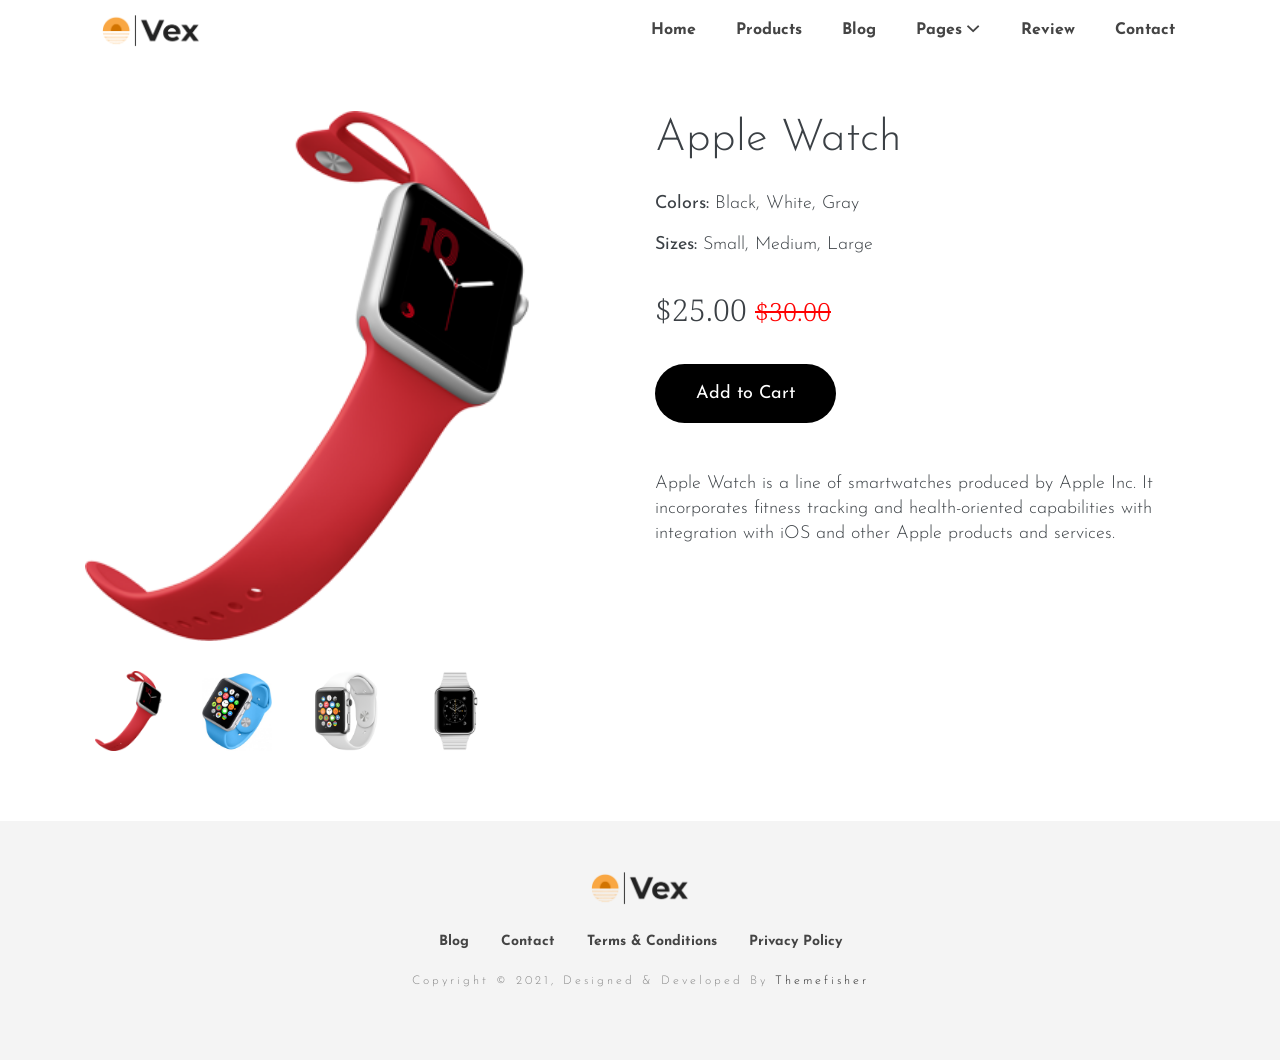
<file: product-details.html>
<!DOCTYPE html>

<!--
 // WEBSITE: https://themefisher.com
 // TWITTER: https://twitter.com/themefisher
 // FACEBOOK: https://www.facebook.com/themefisher
 // GITHUB: https://github.com/themefisher/
-->

<html lang="en">
<head>

  <!-- ** Basic Page Needs ** -->
  <meta charset="utf-8">
  <title>Vex - Product Landing Page Boostarp Template</title>

  <!-- ** Mobile Specific Metas ** -->
  <meta http-equiv="X-UA-Compatible" content="IE=edge">
  <meta name="description" content="Vex HTML Template">
  <meta name="viewport" content="width=device-width, initial-scale=1.0, maximum-scale=5.0">
  <meta name="author" content="Themefisher">
  <meta name="generator" content="Themefisher Vex HTML Template v1.0">
  
  <!-- ** Plugins Needed for the Project ** -->
  <link rel="stylesheet" href="https://fonts.googleapis.com/css?family=Droid&#43;Serif:400%7cJosefin&#43;Sans:300,400,600,700 ">
  <link rel="stylesheet" href="plugins/bootstrap/bootstrap.min.css ">
  <link rel="stylesheet" href="plugins/themefisher-font/themefisher-font.min.css ">
  <link rel="stylesheet" href="plugins/slick/slick.min.css ">
  
  <!-- Stylesheets -->
  <link href="css/style.css" rel="stylesheet">
  
  <!--Favicon-->
  <link rel="icon" href="images/favicon.png" type="image/x-icon">

</head><body id="body">
  
<!-- preloader start -->
<div class="preloader"></div>
<!-- preloader end -->

  
<header class="navigation sticky-top bg-white">
  <div class="container">
    <nav class="navbar navbar-expand-lg navbar-light">
      <a class="navbar-brand" href="index.html"> <img src="images/logo.png" alt="Vex" width="100px">
      </a>
      <button class="navbar-toggler p-0 border-0" type="button" data-toggle="collapse" data-target="#navigation"
        aria-controls="navigation" aria-expanded="false" aria-label="Toggle navigation">
        <span class="navbar-toggler-icon"></span>
      </button>

      <div class="collapse navbar-collapse text-center" id="navigation">
        <ul class="navbar-nav ml-auto mr-n0 mr-md-n3">

          <li class="nav-item">
            <a class="nav-link" href="index.html">Home</a>
          </li>

          <li class="nav-item">
            <a class="nav-link" href="products.html">Products</a>
          </li>

          <li class="nav-item">
            <a class="nav-link" href="blog.html">Blog</a>
          </li>

          <li class="nav-item dropdown">
            <a class="nav-link dropdown-toggle" href="#!" id="dropdown03" data-toggle="dropdown" aria-haspopup="true" aria-expanded="false">Pages <i class="tf-ion-chevron-down"></i></a>
            <ul class="dropdown-menu" aria-labelledby="dropdown03">
              <li><a class="dropdown-item" href="blog-details.html">Blog Details</a></li>
              <li><a class="dropdown-item" href="product-details.html">Product Details</a></li>
              <li><a class="dropdown-item" href="privacy-policy.html">Privacy Policy</a></li>
              <li><a class="dropdown-item" href="terms-conditions.html">Terms Conditions</a></li>
              
              <li class="dropdown dropdown-submenu dropright">
                <a class="dropdown-item dropdown-toggle" href="#!" id="dropdown0301" role="button" data-toggle="dropdown" aria-haspopup="true" aria-expanded="false">Sub Menu 01</a>
      
                <ul class="dropdown-menu" aria-labelledby="dropdown0301">
                  <li><a class="dropdown-item" href="index.html">Submenu 11</a></li>
                  <li><a class="dropdown-item" href="index.html">Submenu 12</a></li>
                </ul>
              </li>
              
              <li class="dropdown dropdown-submenu dropleft">
                <a class="dropdown-item dropdown-toggle" href="#!" id="dropdown0301" role="button" data-toggle="dropdown" aria-haspopup="true" aria-expanded="false">Sub Menu 02</a>
      
                <ul class="dropdown-menu" aria-labelledby="dropdown0301">
                  <li><a class="dropdown-item" href="index.html">Submenu 21</a></li>
                  <li><a class="dropdown-item" href="index.html">Submenu 22</a></li>
                </ul>
              </li>
            </ul>
          </li>

          <li class="nav-item">
            <a class="nav-link" href="index.html#testimonial">Review</a>
          </li>

          <li class="nav-item">
            <a class="nav-link" href="contact.html">Contact</a>
          </li>

        </ul>

      </div>
    </nav>
  </div>
</header>

<section class="section">
  <div class="container">
    <div class="row">
      <div class="col-md-5 mb-4 mb-md-0">

        <div class="product-image-slider">

          <div data-image="images/showcase/showcase-1.png">
            <img class="img-fluid w-100" src="images/showcase/showcase-1.png" alt="product-image">
          </div>

          <div data-image="images/showcase/showcase-2.png">
            <img class="img-fluid w-100" src="images/showcase/showcase-2.png" alt="product-image">
          </div>

          <div data-image="images/showcase/showcase-3.png">
            <img class="img-fluid w-100" src="images/showcase/showcase-3.png" alt="product-image">
          </div>

          <div data-image="images/showcase/showcase-4.png">
            <img class="img-fluid w-100" src="images/showcase/showcase-4.png" alt="product-image">
          </div>

        </div>
      </div>
      <div class="col-lg-6 col-md-7 offset-lg-1">
        <h1 class="mb-4">Apple Watch</h1>
        <p><strong>Colors: </strong>Black, White, Gray</p>
        <p><strong>Sizes: </strong>Small, Medium, Large</p>
        <p class="price py-4">$25.00
          <s class="price">$30.00</s>
        </p>
        <button class="snipcart-add-item btn btn-main mb-5" data-item-id="apple-watch__25.00"
          data-item-name="Apple Watch" data-item-image="images/showcase/showcase-1.png" data-item-price="25.00"
          data-item-url="products/product-1/" data-item-custom1-name="Choose Color"
          data-item-custom1-options="Black|White|Gray" data-item-custom2-name="Choose Size"
          data-item-custom2-options="Small|Medium|Large">Add to Cart
        </button>
        <div class="content">
          <p>Apple Watch is a line of smartwatches produced by Apple Inc. It incorporates fitness tracking and
            health-oriented capabilities with integration with iOS and other Apple products and services.</p>
        </div>
      </div>
    </div>
  </div>
</section>

<script src="plugins/jquery/jquery.js"></script>

<script src="plugins/bootstrap/bootstrap.min.js"></script>

<script src="plugins/slick/slick.min.js"></script>

<script src="js/script.js"></script>
</body>
</html>
<footer>
  <div class="container text-center">
    <div class="row">
      <div class="col-md-12">
        <div class="block">
          <a href="index.html" class="mb-4 d-inline-block"> <img src="images/logo.png" alt="Vex" width="100px"> </a>
          <ul class="list-inline footer-menu">
            
            <li class="list-inline-item">
              <a href="blog.html">Blog</a>
            </li>
            
            <li class="list-inline-item">
              <a href="contact.html">Contact</a>
            </li>
            
            <li class="list-inline-item">
              <a href="terms-conditions.html">Terms &amp; Conditions</a>
            </li>
            
            <li class="list-inline-item">
              <a href="privacy-policy.html">Privacy Policy</a>
            </li>
            
          </ul>
          <p class="copyright-text">Copyright &copy; 2021, Designed &amp; Developed By <a href="https://themefisher.com/">Themefisher</a></p>
        </div>
      </div>
    </div>
  </div>
</footer>
</file>
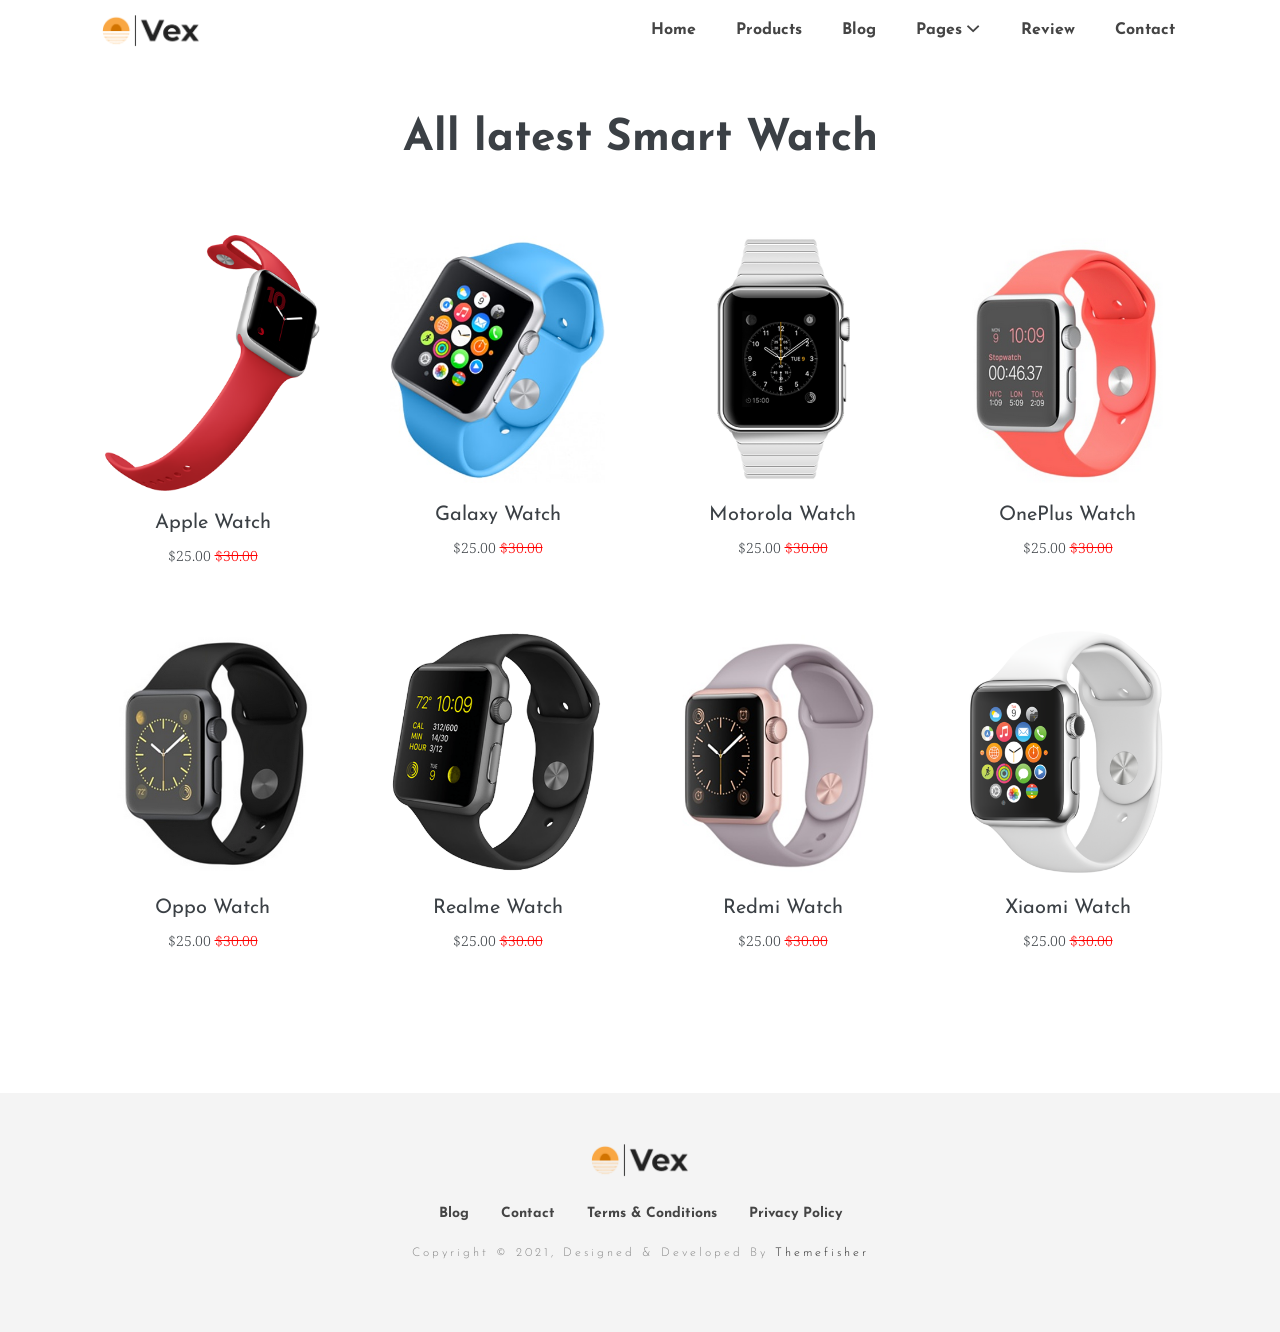
<file: products.html>
<!DOCTYPE html>

<!--
 // WEBSITE: https://themefisher.com
 // TWITTER: https://twitter.com/themefisher
 // FACEBOOK: https://www.facebook.com/themefisher
 // GITHUB: https://github.com/themefisher/
-->

<html lang="en">
<head>

  <!-- ** Basic Page Needs ** -->
  <meta charset="utf-8">
  <title>Vex - Product Landing Page Boostarp Template</title>

  <!-- ** Mobile Specific Metas ** -->
  <meta http-equiv="X-UA-Compatible" content="IE=edge">
  <meta name="description" content="Vex HTML Template">
  <meta name="viewport" content="width=device-width, initial-scale=1.0, maximum-scale=5.0">
  <meta name="author" content="Themefisher">
  <meta name="generator" content="Themefisher Vex HTML Template v1.0">
  
  <!-- ** Plugins Needed for the Project ** -->
  <link rel="stylesheet" href="https://fonts.googleapis.com/css?family=Droid&#43;Serif:400%7cJosefin&#43;Sans:300,400,600,700 ">
  <link rel="stylesheet" href="plugins/bootstrap/bootstrap.min.css ">
  <link rel="stylesheet" href="plugins/themefisher-font/themefisher-font.min.css ">
  <link rel="stylesheet" href="plugins/slick/slick.min.css ">
  
  <!-- Stylesheets -->
  <link href="css/style.css" rel="stylesheet">
  
  <!--Favicon-->
  <link rel="icon" href="images/favicon.png" type="image/x-icon">

</head><body id="body">
  
<!-- preloader start -->
<div class="preloader"></div>
<!-- preloader end -->

  
<header class="navigation sticky-top bg-white">
  <div class="container">
    <nav class="navbar navbar-expand-lg navbar-light">
      <a class="navbar-brand" href="index.html"> <img src="images/logo.png" alt="Vex" width="100px">
      </a>
      <button class="navbar-toggler p-0 border-0" type="button" data-toggle="collapse" data-target="#navigation"
        aria-controls="navigation" aria-expanded="false" aria-label="Toggle navigation">
        <span class="navbar-toggler-icon"></span>
      </button>

      <div class="collapse navbar-collapse text-center" id="navigation">
        <ul class="navbar-nav ml-auto mr-n0 mr-md-n3">

          <li class="nav-item">
            <a class="nav-link" href="index.html">Home</a>
          </li>

          <li class="nav-item">
            <a class="nav-link" href="products.html">Products</a>
          </li>

          <li class="nav-item">
            <a class="nav-link" href="blog.html">Blog</a>
          </li>

          <li class="nav-item dropdown">
            <a class="nav-link dropdown-toggle" href="#!" id="dropdown03" data-toggle="dropdown" aria-haspopup="true" aria-expanded="false">Pages <i class="tf-ion-chevron-down"></i></a>
            <ul class="dropdown-menu" aria-labelledby="dropdown03">
              <li><a class="dropdown-item" href="blog-details.html">Blog Details</a></li>
              <li><a class="dropdown-item" href="product-details.html">Product Details</a></li>
              <li><a class="dropdown-item" href="privacy-policy.html">Privacy Policy</a></li>
              <li><a class="dropdown-item" href="terms-conditions.html">Terms Conditions</a></li>
              
              <li class="dropdown dropdown-submenu dropright">
                <a class="dropdown-item dropdown-toggle" href="#!" id="dropdown0301" role="button" data-toggle="dropdown" aria-haspopup="true" aria-expanded="false">Sub Menu 01</a>
      
                <ul class="dropdown-menu" aria-labelledby="dropdown0301">
                  <li><a class="dropdown-item" href="index.html">Submenu 11</a></li>
                  <li><a class="dropdown-item" href="index.html">Submenu 12</a></li>
                </ul>
              </li>
              
              <li class="dropdown dropdown-submenu dropleft">
                <a class="dropdown-item dropdown-toggle" href="#!" id="dropdown0301" role="button" data-toggle="dropdown" aria-haspopup="true" aria-expanded="false">Sub Menu 02</a>
      
                <ul class="dropdown-menu" aria-labelledby="dropdown0301">
                  <li><a class="dropdown-item" href="index.html">Submenu 21</a></li>
                  <li><a class="dropdown-item" href="index.html">Submenu 22</a></li>
                </ul>
              </li>
            </ul>
          </li>

          <li class="nav-item">
            <a class="nav-link" href="index.html#testimonial">Review</a>
          </li>

          <li class="nav-item">
            <a class="nav-link" href="contact.html">Contact</a>
          </li>

        </ul>

      </div>
    </nav>
  </div>
</header>

<section class="section gallery">
  <div class="container">
    <div class="row">
      <div class="col-12 text-center mb-5">
        <h1 class="font-weight-bold">All latest Smart Watch</h1>
      </div>
      
      <div class="col-lg-3 col-md-4 col-sm-6 mb-4">
        <div class="block">
          <div class="gallery-overlay">
            <a href="product-details.html" class="gallery-popup">
              <i class="tf-ion-plus-round"></i>
            </a>
          </div>
          <img class="img-fluid" src="images/showcase/showcase-1.png" alt="Apple Watch">
        </div>
        <div class="product-info">
        <h4 class="mb-2"><a href="product-details.html" class="link-title">Apple Watch</a></h4>
        <p class="price">$25.00
          <s class="price">$30.00</s>
          </p>
        </div>
      </div>
      
      <div class="col-lg-3 col-md-4 col-sm-6 mb-4">
        <div class="block">
          <div class="gallery-overlay">
            <a href="product-details.html" class="gallery-popup">
              <i class="tf-ion-plus-round"></i>
            </a>
          </div>
          <img class="img-fluid" src="images/showcase/showcase-2.png" alt="Galaxy Watch">
        </div>
        <div class="product-info">
        <h4 class="mb-2"><a href="product-details.html" class="link-title">Galaxy Watch</a></h4>
        <p class="price">$25.00
          <s class="price">$30.00</s>
          </p>
        </div>
      </div>
      
      <div class="col-lg-3 col-md-4 col-sm-6 mb-4">
        <div class="block">
          <div class="gallery-overlay">
            <a href="product-details.html" class="gallery-popup">
              <i class="tf-ion-plus-round"></i>
            </a>
          </div>
          <img class="img-fluid" src="images/showcase/showcase-4.png" alt="Motorola Watch">
        </div>
        <div class="product-info">
        <h4 class="mb-2"><a href="product-details.html" class="link-title">Motorola Watch</a></h4>
        <p class="price">$25.00
          <s class="price">$30.00</s>
          </p>
        </div>
      </div>
      
      <div class="col-lg-3 col-md-4 col-sm-6 mb-4">
        <div class="block">
          <div class="gallery-overlay">
            <a href="product-details.html" class="gallery-popup">
              <i class="tf-ion-plus-round"></i>
            </a>
          </div>
          <img class="img-fluid" src="images/showcase/showcase-7.png" alt="OnePlus Watch">
        </div>
        <div class="product-info">
        <h4 class="mb-2"><a href="product-details.html" class="link-title">OnePlus Watch</a></h4>
        <p class="price">$25.00
          <s class="price">$30.00</s>
          </p>
        </div>
      </div>
      
      <div class="col-lg-3 col-md-4 col-sm-6 mb-4">
        <div class="block">
          <div class="gallery-overlay">
            <a href="product-details.html" class="gallery-popup">
              <i class="tf-ion-plus-round"></i>
            </a>
          </div>
          <img class="img-fluid" src="images/showcase/showcase-8.png" alt="Oppo Watch">
        </div>
        <div class="product-info">
        <h4 class="mb-2"><a href="product-details.html" class="link-title">Oppo Watch</a></h4>
        <p class="price">$25.00
          <s class="price">$30.00</s>
          </p>
        </div>
      </div>
      
      <div class="col-lg-3 col-md-4 col-sm-6 mb-4">
        <div class="block">
          <div class="gallery-overlay">
            <a href="product-details.html" class="gallery-popup">
              <i class="tf-ion-plus-round"></i>
            </a>
          </div>
          <img class="img-fluid" src="images/showcase/showcase-6.png" alt="Realme Watch">
        </div>
        <div class="product-info">
        <h4 class="mb-2"><a href="product-details.html" class="link-title">Realme Watch</a></h4>
        <p class="price">$25.00
          <s class="price">$30.00</s>
          </p>
        </div>
      </div>
      
      <div class="col-lg-3 col-md-4 col-sm-6 mb-4">
        <div class="block">
          <div class="gallery-overlay">
            <a href="product-details.html" class="gallery-popup">
              <i class="tf-ion-plus-round"></i>
            </a>
          </div>
          <img class="img-fluid" src="images/showcase/showcase-5.png" alt="Redmi Watch">
        </div>
        <div class="product-info">
        <h4 class="mb-2"><a href="product-details.html" class="link-title">Redmi Watch</a></h4>
        <p class="price">$25.00
          <s class="price">$30.00</s>
          </p>
        </div>
      </div>
      
      <div class="col-lg-3 col-md-4 col-sm-6 mb-4">
        <div class="block">
          <div class="gallery-overlay">
            <a href="product-details.html" class="gallery-popup">
              <i class="tf-ion-plus-round"></i>
            </a>
          </div>
          <img class="img-fluid" src="images/showcase/showcase-3.png" alt="Xiaomi Watch">
        </div>
        <div class="product-info">
        <h4 class="mb-2"><a href="product-details.html" class="link-title">Xiaomi Watch</a></h4>
        <p class="price">$25.00
          <s class="price">$30.00</s>
          </p>
        </div>
      </div>
      
    </div>
  </div>
</section>

<script src="plugins/jquery/jquery.js"></script>

<script src="plugins/bootstrap/bootstrap.min.js"></script>

<script src="plugins/slick/slick.min.js"></script>

<script src="js/script.js"></script>
</body>
</html>
<footer>
  <div class="container text-center">
    <div class="row">
      <div class="col-md-12">
        <div class="block">
          <a href="index.html" class="mb-4 d-inline-block"> <img src="images/logo.png" alt="Vex" width="100px"> </a>
          <ul class="list-inline footer-menu">
            
            <li class="list-inline-item">
              <a href="blog.html">Blog</a>
            </li>
            
            <li class="list-inline-item">
              <a href="contact.html">Contact</a>
            </li>
            
            <li class="list-inline-item">
              <a href="terms-conditions.html">Terms &amp; Conditions</a>
            </li>
            
            <li class="list-inline-item">
              <a href="privacy-policy.html">Privacy Policy</a>
            </li>
            
          </ul>
          <p class="copyright-text">Copyright &copy; 2021, Designed &amp; Developed By <a href="https://themefisher.com/">Themefisher</a></p>
        </div>
      </div>
    </div>
  </div>
</footer>
</file>
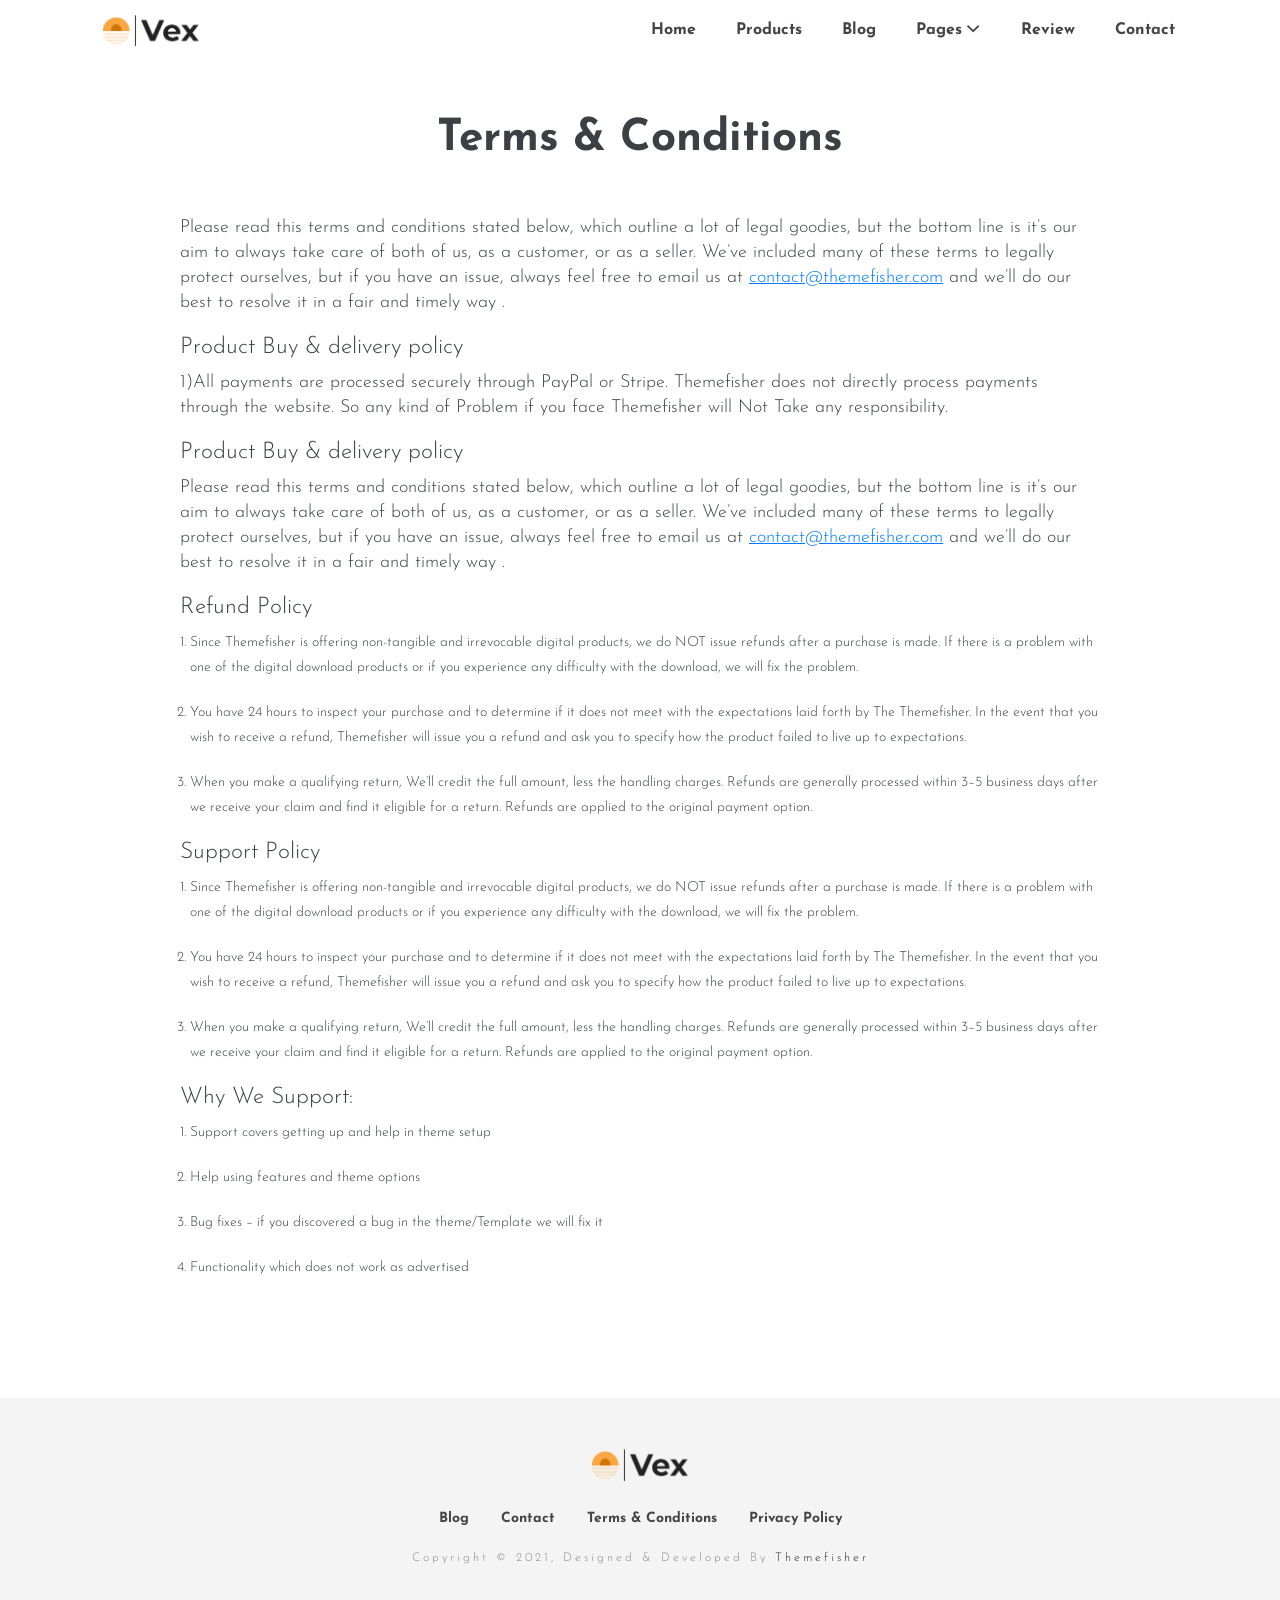
<file: terms-conditions.html>
<!DOCTYPE html>

<!--
 // WEBSITE: https://themefisher.com
 // TWITTER: https://twitter.com/themefisher
 // FACEBOOK: https://www.facebook.com/themefisher
 // GITHUB: https://github.com/themefisher/
-->

<html lang="en">
<head>

  <!-- ** Basic Page Needs ** -->
  <meta charset="utf-8">
  <title>Vex - Product Landing Page Boostarp Template</title>

  <!-- ** Mobile Specific Metas ** -->
  <meta http-equiv="X-UA-Compatible" content="IE=edge">
  <meta name="description" content="Vex HTML Template">
  <meta name="viewport" content="width=device-width, initial-scale=1.0, maximum-scale=5.0">
  <meta name="author" content="Themefisher">
  <meta name="generator" content="Themefisher Vex HTML Template v1.0">
  
  <!-- ** Plugins Needed for the Project ** -->
  <link rel="stylesheet" href="https://fonts.googleapis.com/css?family=Droid&#43;Serif:400%7cJosefin&#43;Sans:300,400,600,700 ">
  <link rel="stylesheet" href="plugins/bootstrap/bootstrap.min.css ">
  <link rel="stylesheet" href="plugins/themefisher-font/themefisher-font.min.css ">
  <link rel="stylesheet" href="plugins/slick/slick.min.css ">
  
  <!-- Stylesheets -->
  <link href="css/style.css" rel="stylesheet">
  
  <!--Favicon-->
  <link rel="icon" href="images/favicon.png" type="image/x-icon">

</head><body id="body">
  
<!-- preloader start -->
<div class="preloader"></div>
<!-- preloader end -->

  
<header class="navigation sticky-top bg-white">
  <div class="container">
    <nav class="navbar navbar-expand-lg navbar-light">
      <a class="navbar-brand" href="index.html"> <img src="images/logo.png" alt="Vex" width="100px">
      </a>
      <button class="navbar-toggler p-0 border-0" type="button" data-toggle="collapse" data-target="#navigation"
        aria-controls="navigation" aria-expanded="false" aria-label="Toggle navigation">
        <span class="navbar-toggler-icon"></span>
      </button>

      <div class="collapse navbar-collapse text-center" id="navigation">
        <ul class="navbar-nav ml-auto mr-n0 mr-md-n3">

          <li class="nav-item">
            <a class="nav-link" href="index.html">Home</a>
          </li>

          <li class="nav-item">
            <a class="nav-link" href="products.html">Products</a>
          </li>

          <li class="nav-item">
            <a class="nav-link" href="blog.html">Blog</a>
          </li>

          <li class="nav-item dropdown">
            <a class="nav-link dropdown-toggle" href="#!" id="dropdown03" data-toggle="dropdown" aria-haspopup="true" aria-expanded="false">Pages <i class="tf-ion-chevron-down"></i></a>
            <ul class="dropdown-menu" aria-labelledby="dropdown03">
              <li><a class="dropdown-item" href="blog-details.html">Blog Details</a></li>
              <li><a class="dropdown-item" href="product-details.html">Product Details</a></li>
              <li><a class="dropdown-item" href="privacy-policy.html">Privacy Policy</a></li>
              <li><a class="dropdown-item" href="terms-conditions.html">Terms Conditions</a></li>
              
              <li class="dropdown dropdown-submenu dropright">
                <a class="dropdown-item dropdown-toggle" href="#!" id="dropdown0301" role="button" data-toggle="dropdown" aria-haspopup="true" aria-expanded="false">Sub Menu 01</a>
      
                <ul class="dropdown-menu" aria-labelledby="dropdown0301">
                  <li><a class="dropdown-item" href="index.html">Submenu 11</a></li>
                  <li><a class="dropdown-item" href="index.html">Submenu 12</a></li>
                </ul>
              </li>
              
              <li class="dropdown dropdown-submenu dropleft">
                <a class="dropdown-item dropdown-toggle" href="#!" id="dropdown0301" role="button" data-toggle="dropdown" aria-haspopup="true" aria-expanded="false">Sub Menu 02</a>
      
                <ul class="dropdown-menu" aria-labelledby="dropdown0301">
                  <li><a class="dropdown-item" href="index.html">Submenu 21</a></li>
                  <li><a class="dropdown-item" href="index.html">Submenu 22</a></li>
                </ul>
              </li>
            </ul>
          </li>

          <li class="nav-item">
            <a class="nav-link" href="index.html#testimonial">Review</a>
          </li>

          <li class="nav-item">
            <a class="nav-link" href="contact.html">Contact</a>
          </li>

        </ul>

      </div>
    </nav>
  </div>
</header>

<section class="section">
  <div class="container">
    <div class="row justify-content-center">
      <div class="col-lg-10 text-center mb-5">
        <h1 class="font-weight-bold">Terms &amp; Conditions</h1>
      </div>
      <div class="col-lg-10 mb-5">
        <div class="content">
          <p>Please read this terms and conditions stated below, which outline a lot of legal goodies, but the bottom line is it’s our aim to always take care of both of us, as a customer, or as a seller. We’ve included many of these terms to legally protect ourselves, but if you have an issue, always feel free to email us at <a href="mailto:contact@themefisher.com">contact@themefisher.com</a> and we’ll do our best to resolve it in a fair and timely way .</p>
          <h3 id="product-buy--delivery-policy">Product Buy &amp; delivery policy</h3>
          <p>1)All payments are processed securely through PayPal or Stripe. Themefisher does not directly process payments through the website. So any kind of Problem if you face Themefisher will Not Take any responsibility.</p>
          <h3 id="product-buy--delivery-policy-1">Product Buy &amp; delivery policy</h3>
          <p>Please read this terms and conditions stated below, which outline a lot of legal goodies, but the bottom line is it’s our aim to always take care of both of us, as a customer, or as a seller. We’ve included many of these terms to legally protect ourselves, but if you have an issue, always feel free to email us at <a href="mailto:contact@themefisher.com">contact@themefisher.com</a> and we’ll do our best to resolve it in a fair and timely way .</p>
          <h3 id="refund-policy">Refund Policy</h3>
          <ol>
          <li>Since Themefisher is offering non-tangible and irrevocable digital products, we do NOT issue refunds after a purchase is made. If there is a problem with one of the digital download products or if you experience any difficulty with the download, we will fix the problem.</li>
          <li>You have 24 hours to inspect your purchase and to determine if it does not meet with the expectations laid forth by The Themefisher. In the event that you wish to receive a refund, Themefisher will issue you a refund and ask you to specify how the product failed to live up to expectations.</li>
          <li>When you make a qualifying return, We’ll credit the full amount, less the handling charges. Refunds are generally processed within 3–5 business days after we receive your claim and find it eligible for a return. Refunds are applied to the original payment option.</li>
          </ol>
          <h3 id="support-policy">Support Policy</h3>
          <ol>
          <li>Since Themefisher is offering non-tangible and irrevocable digital products, we do NOT issue refunds after a purchase is made. If there is a problem with one of the digital download products or if you experience any difficulty with the download, we will fix the problem.</li>
          <li>You have 24 hours to inspect your purchase and to determine if it does not meet with the expectations laid forth by The Themefisher. In the event that you wish to receive a refund, Themefisher will issue you a refund and ask you to specify how the product failed to live up to expectations.</li>
          <li>When you make a qualifying return, We’ll credit the full amount, less the handling charges. Refunds are generally processed within 3–5 business days after we receive your claim and find it eligible for a return. Refunds are applied to the original payment option.</li>
          </ol>
          <h3 id="why-we-support">Why We Support:</h3>
          <ol>
            <li>Support covers getting up and help in theme setup</li>
            <li>Help using features and theme options</li>
            <li>Bug fixes – if you discovered a bug in the theme/Template we will fix it</li>
            <li>Functionality which does not work as advertised</li>
          </ol>
        </div>
      </div>
    </div>
  </div>
</section>

<script src="plugins/jquery/jquery.js"></script>

<script src="plugins/bootstrap/bootstrap.min.js"></script>

<script src="plugins/slick/slick.min.js"></script>

<script src="js/script.js"></script>
</body>
</html>
<footer>
  <div class="container text-center">
    <div class="row">
      <div class="col-md-12">
        <div class="block">
          <a href="index.html" class="mb-4 d-inline-block"> <img src="images/logo.png" alt="Vex" width="100px"> </a>
          <ul class="list-inline footer-menu">
            
            <li class="list-inline-item">
              <a href="blog.html">Blog</a>
            </li>
            
            <li class="list-inline-item">
              <a href="contact.html">Contact</a>
            </li>
            
            <li class="list-inline-item">
              <a href="terms-conditions.html">Terms &amp; Conditions</a>
            </li>
            
            <li class="list-inline-item">
              <a href="privacy-policy.html">Privacy Policy</a>
            </li>
            
          </ul>
          <p class="copyright-text">Copyright &copy; 2021, Designed &amp; Developed By <a href="https://themefisher.com/">Themefisher</a></p>
        </div>
      </div>
    </div>
  </div>
</footer>
</file>
<file: css/style.css>
/**
 * WEBSITE: https://themefisher.com
 * TWITTER: https://twitter.com/themefisher
 * FACEBOOK: https://www.facebook.com/themefisher
 * GITHUB: https://github.com/themefisher/
 */

/*--
    Common Css
--*/
html {
  overflow-x: hidden;
}

body {
  font-size: 14px;
  font-weight: 300;
  line-height: 25px;
  color: #3b4045;
  font-family: "Josefin Sans", sans-serif;
  -webkit-font-smoothing: antialiased;
}

.preloader {
  position: fixed;
  top: 0;
  left: 0;
  right: 0;
  bottom: 0;
  background-color: #fff;
  z-index: 999999;
}

h1,
h2,
h3,
h4,
h5,
h6 {
  font-weight: 300;
  margin: 0px;
}

h1,
.h1 {
  font-size: 44px;
  line-height: 56px;
}

h2,
.h2 {
  font-size: 30px;
  line-height: 35px;
}

h3,
.h3 {
  font-size: 23px;
  line-height: 25px;
}

h4,
.h4 {
  font-size: 20px;
  line-height: 24px;
  font-weight: 400;
}

p {
  font-size: 18px;
  line-height: 25px;
}

ul {
  padding: 0;
  margin: 0;
  list-style: none;
}

a {
  transition: all 0.2s ease-in-out 0s;
}

.mt-100 {
  margin-top: 100px;
}

.bg-1 {
  background-image: url(../images/call-to-action.jpg);
}

.bg-orange {
  background: #000000;
}

.bg-opacity {
  position: relative;
}
.bg-opacity:before {
  content: "";
  position: absolute;
  top: 0;
  left: 0;
  right: 0;
  bottom: 0;
  background: rgba(0, 0, 0, 0.7);
}

a:focus,
.btn:focus,
.btn:active:focus {
  box-shadow: none;
  outline: 0 none;
}

a,
a:active,
a:focus,
a:active {
  text-decoration: none;
}

.section {
  padding: 50px 0;
}

.font-size-60 {
  font-size: 60px;
  line-height: 1.2;
}

.btn-two {
    background-color: #ffffff!important;
    color: #000000!important;
    border: 2px solid #ccc!important;
    margin-left: 10px;
}
.fa {
  font-size: 20px;
  
}

@media (max-width: 575px) {
  .font-size-60 {
    font-size: 40px;
  }
}

.mb-10 {
  margin-bottom: 10px;
}

.mb-40 {
  margin-bottom: 40px;
}

.slick-slide {
  outline: 0;
}

/*--
    custom heading
--*/
.text-center {
  text-align: center;
}

.heading {
  text-align: center;
  color: #777777;
  padding-bottom: 70px;
}
.heading h2 {
  /*color: #3c3c3c;*/
  padding-bottom: 15px;
  font-weight: 700;
  font-size: 40px;
  line-height: 40px;
}
.heading p {
  font-size: 17px;
  line-height: 24px;
  font-weight: 300;
}

.text-white {
  color: #ffffff;
}
.text-black {
  color: #3c3c3c;
}

.subheading {
  color: #3c3c3c;
  padding-bottom: 15px;
  font-weight: 500;
  font-size: 32px;
  line-height: 45px;
}

.btn {
  border-radius: 0;
  text-decoration: none !important;
  margin-bottom: 20px;
}

.btn-main {
  color: #fff;
  border-radius: 30px;
  font-size: 18px;
  padding: 15px 40px;
  display: inline-block;
  background-color: #000000;
  /*box-shadow: 0 15px 40px rgba(173, 181, 189, 0.5);*/
  background-image: linear-gradient(bottom, rgba(255, 239, 206, 0) 0%, rgba(255, 239, 206, 0.25) 100%);
}
.btn-main:hover, .btn-main:focus {
  background-color: #cccccc;
  color: #fff;
}

.btn-main-sm {
  padding: 12px 35px;
  text-transform: uppercase;
  font-size: 14px;
  font-weight: bold;
}

/* navigation */
.navbar-brand {
  color: #444;
  font-size: 25px;
  margin: 0;
  line-height: 1;
}

.nav-link {
  font-size: 16px;
  font-weight: bold;
  padding: 10px 20px !important;
}

.navbar-light .navbar-nav .nav-link {
  color: #444;
}

.lang-list {
  border: 0;
  margin: 10px 20px;
  font-size: 16px;
  cursor: pointer;
}

.navigation .dropdown-menu {
  padding: 0px;
  border: 0;
  border-radius: 0px;
  background-color: #f5f5f5;
}
@media (max-width: 991px) {
  .navigation .dropdown-menu {
    text-align: center;
    float: left !important;
    width: 100%;
    margin: 0;
  }
.btn-two {
    margin-left: 0!important;
    margin-top: 15px!important;
  }
}
@media (max-width: 767px) {
  .btn-two {
    margin-left: 10px!important;
    margin-top: 0!important;
  }
}
.navigation .dropdown-menu li:first-child {
  margin-top: 5px;
}
.navigation .dropdown-menu li:last-child {
  margin-bottom: 5px;
}
.navigation .dropdown-toggle::after {
  display: none;
}
.navigation .dropdown-toggle > i {
  font-size: 14px;
}
.navigation .dropleft .dropdown-menu,
.navigation .dropright .dropdown-menu {
  margin: 0;
}
.navigation .dropleft .dropdown-toggle::before,
.navigation .dropright .dropdown-toggle::after {
  font-weight: bold;
  font-family: "themefisher-font";
  border: 0;
  font-size: 10px;
  vertical-align: 1px;
  display: inline-block;
}
.navigation .dropleft .dropdown-toggle::before {
  margin-right: 5px;
  content: "\f124";
}
.navigation .dropright .dropdown-toggle::after {
  margin-left: 5px;
  content: "\f125";
}
.navigation .dropdown-item {
  color: #444;
  padding: 0.6rem 1rem 0.35rem;
  font-weight: 600;
  font-size: 15px;
}
.navigation .dropdown-submenu.active > .dropdown-toggle,
.navigation .dropdown-submenu:hover > .dropdown-item,
.navigation .dropdown-item.active,
.navigation .dropdown-item:hover {
  background: #f9a743;
  color: white;
}
@media (min-width: 992px) {
  .navigation .dropdown-menu {
    transition: all 0.2s ease-in, visibility 0s linear 0.2s, transform 0.2s linear;
    display: block;
    visibility: hidden;
    opacity: 0;
    min-width: 200px;
    margin-top: 8px;
  }
  .navigation .dropdown-menu li:first-child {
    margin-top: 10px;
  }
  .navigation .dropdown-menu li:last-child {
    margin-bottom: 10px;
  }
  .navigation .dropleft .dropdown-menu,
.navigation .dropright .dropdown-menu {
    margin-top: -9px;
  }
  .navigation .dropdown:hover > .dropdown-menu {
    visibility: visible;
    transition: all 0.45s ease 0s;
    opacity: 1;
  }
}

.navbar-collapse.show {
  overflow-y: auto;
  overflow-x: hidden;
  max-height: calc(100vh - 80px);
}

.navbar-toggler:focus {
  outline: 0;
}

/* cart */
.cart {
  background: transparent;
  border: 0;
  position: relative;
}
.cart i {
  font-size: 20px;
}
@media (max-width: 991px) {
  .cart {
    position: absolute;
    top: 23px;
    right: 90px;
  }
}
.cart .badge {
  position: absolute;
  top: -5px;
  border-radius: 50%;
  right: -10px;
}
.cart:focus {
  outline: 0;
}

.badge-primary {
  background-color: #f9a743;
}

/*--
    Feature-list start
--*/
.feature-list .btn-main {
  margin-top: 15px;
}

/*--
  Gallery start
--*/
.gallery {
  padding-bottom: 100px;
}
.gallery .owl-item {
  overflow: hidden;
  position: relative;
}
.gallery .block {
  padding: 20px;
  position: relative;
}
.gallery .block:hover .gallery-overlay {
  transform: scale(1);
  opacity: 1;
  border-radius: 0;
}
.gallery .gallery-overlay {
  position: absolute;
  bottom: 15px;
  left: 15px;
  right: 15px;
  top: 15px;
  background: rgba(255, 255, 255, 0.85);
  text-decoration: none;
  color: inherit;
  transform: scale(0.7);
  transition: 0.3s ease-in-out;
  z-index: 2;
  opacity: 0;
  border-radius: 50%;
}
.gallery .gallery-overlay .gallery-popup {
  text-align: center;
  position: absolute;
  top: 50%;
  left: 50%;
  transform: translate(-50%, -50%);
  background: #f9a743;
  padding: 5px 10px;
  border-radius: 40px;
  width: 50px;
  height: 50px;
}
.gallery .gallery-overlay .gallery-popup i {
  color: #fff;
  font-size: 30px;
  line-height: 40px;
  display: inline-block;
}

/*--
    service start
--*/
.testimonials .testimonial-block {
  padding: 0 10px;
}
.testimonials .testimonial-block i {
  font-size: 40px;
  display: inline-block;
  margin-bottom: 20px;
  color: #f9a743;
}
.testimonials .testimonial-block p {
  font-family: "Droid Serif", serif;
  font-size: 14px;
  color: #777;
}
.testimonials .testimonial-block .author-details {
  margin-top: 30px;
}
.testimonials .testimonial-block .author-details img {
  border-radius: 50%;
  width: 50px;
}
.testimonials .testimonial-block .author-details h4 {
  font-weight: 700;
  font-size: 20px;
  margin-top: 10px;
}

/*--
    call-to-action start
--*/
.call-to-action {
  background-attachment: scroll;
  background-repeat: no-repeat;
  background-size: cover;
  background-position-x: center;
  max-width: 100%;
}

.input-group {
  margin-top: 30px;
  position: relative;
}
.input-group .btn-submit {
  padding: 10.5px 40px !important;
  position: absolute;
  border-top-left-radius: 0;
  border-bottom-left-radius: 0;
  top: 0;
  right: 0;
}
.input-group input {
  height: 50px;
  border-radius: 40px;
  border: none;
  padding-left: 15px;
  box-shadow: none;
  display: table-cell;
}

.footer-menu a {
  font-size: 14;
  font-weight: 700;
  color: #444;
  padding: 10px;
}

footer {
  text-align: center;
  background: #f4f4f4;
  padding: 50px 0px;
}
footer .footer-logo {
  color: #555;
  display: block;
}
footer p.copyright-text {
  font-weight: 300;
  font-size: 12px;
  color: #888;
  letter-spacing: 3px;
  margin-top: 15px;
}
footer p.copyright-text a {
  color: #282828;
}
footer p.copyright-text a:hover {
  text-decoration: none;
}

p.price {
  font-size: 30px;
  font-family: "Droid Serif", serif;
}

s.price {
  color: red;
  font-size: 25px;
  font-family: "Droid Serif", serif;
}

.product-info {
  text-align: center;
}
.product-info .price {
  font-size: 100%;
}

.contact-list li,
.contact-list a {
  color: #282828;
  font-size: 18px;
}

.form-control {
  border: 1px solid #dadada;
  border-radius: 35px;
  height: 50px;
  padding-left: 20px;
  padding-right: 20px;
}
.form-control:focus {
  border-color: #f9a743;
  box-shadow: none;
}
.form-control::-moz-placeholder {
  font-size: 80%;
}
.form-control::placeholder {
  font-size: 80%;
}

textarea.form-control {
  height: 150px;
  padding-top: 15px;
}

.sticky-image {
  position: -webkit-sticky;
  position: sticky;
  top: 100px;
  z-index: 1;
}

/* product sinngle page */
.product-image-slider {
  position: -webkit-sticky;
  position: sticky;
  top: 80px;
}
.product-image-slider .slick-list {
  margin-bottom: 10px;
  border-radius: 5px;
}
.product-image-slider .slick-dots {
  margin-top: 10px;
  padding-left: 0;
  display: flex;
}
.product-image-slider .slick-dots li {
  list-style-type: none;
  margin: 10px;
  border-radius: 5px;
  padding: 10px;
  cursor: pointer;
}
.product-image-slider .slick-dots li:first-child {
  margin-left: 0;
}
.product-image-slider .slick-dots li:last-child {
  margin-right: 0;
}
.product-image-slider .slick-dots li img {
  max-height: 80px;
  height: auto;
  max-width: 100%;
}

/* content style */
.content * {
  margin-bottom: 20px;
}
.content a {
  text-decoration: underline;
}
.content h1,
.content h2,
.content h3,
.content h4,
.content h5,
.content h6 {
  margin-bottom: 10px;
}
.content ol,
.content ul {
  padding-left: 10px;
}
.content table {
  text-align: left;
  width: 100%;
  max-width: 100%;
  margin-bottom: 1rem;
  border: 1px solid #dee2e6;
}
.content table th,
.content table td {
  padding: 0.75rem;
  vertical-align: top;
  border: 1px solid #dee2e6;
}
.content table thead {
  background: #d5d5d5;
}
.content table tbody {
  background: #dadada;
}
.content table tbody td {
  text-align: left !important;
}
.content blockquote {
  border-left: 1px solid #f9a743;
  padding: 20px;
}
.content blockquote p {
  margin-bottom: 0;
  font-style: italic;
  font-size: 22px;
  font-weight: 500;
}
.content pre {
  padding: 10px 20px;
  background: #dadada;
}

.link-title {
  color: inherit;
  text-decoration: none !important;
}
.link-title:hover {
  color: #f9a743;
}
article.clients {
  float: left;
  display: table-cell;
  vertical-align: middle;
  text-align: center;
  width: 203px;
  /*height: 150px;*/
  height: auto;
  margin-right: 15px;
  margin-bottom: 15px;
}

article.clients * {
  vertical-align: middle;
}

article.clients span {
  display: inline-block;
  height: 100%;
  width: 1px;
}


/*# sourceMappingURL=style.css.map */
</file>
<file: plugins/themefisher-font/themefisher-font.min.css>
@font-face{font-family:themefisher-font;src:url(fonts/themefisher-font.eot?ug5hnh);src:url(fonts/themefisher-font.eot?ug5hnh#iefix) format('embedded-opentype'),url(fonts/themefisher-font.ttf?ug5hnh) format('truetype'),url(fonts/themefisher-font.woff?ug5hnh) format('woff'),url(fonts/themefisher-font.svg?ug5hnh#themefisher-font) format('svg');font-weight:400;font-style:normal}[class*=" tf-"],[class^=tf-]{font-family:themefisher-font!important;speak:none;font-style:normal;font-weight:400;font-variant:normal;text-transform:none;line-height:1;-webkit-font-smoothing:antialiased;-moz-osx-font-smoothing:grayscale}.tf-ion-alert-circled:before{content:"\f100"}.tf-ion-alert:before{content:"\f101"}.tf-ion-android-add-circle:before{content:"\f359"}.tf-ion-android-add:before{content:"\f2c7"}.tf-ion-android-alarm-clock:before{content:"\f35a"}.tf-ion-android-alert:before{content:"\f35b"}.tf-ion-android-apps:before{content:"\f35c"}.tf-ion-android-archive:before{content:"\f2c9"}.tf-ion-android-arrow-back:before{content:"\f2ca"}.tf-ion-android-arrow-down:before{content:"\f35d"}.tf-ion-android-arrow-dropdown-circle:before{content:"\f35e"}.tf-ion-android-arrow-dropdown:before{content:"\f35f"}.tf-ion-android-arrow-dropleft-circle:before{content:"\f360"}.tf-ion-android-arrow-dropleft:before{content:"\f361"}.tf-ion-android-arrow-dropright-circle:before{content:"\f362"}.tf-ion-android-arrow-dropright:before{content:"\f363"}.tf-ion-android-arrow-dropup-circle:before{content:"\f364"}.tf-ion-android-arrow-dropup:before{content:"\f365"}.tf-ion-android-arrow-forward:before{content:"\f30f"}.tf-ion-android-arrow-up:before{content:"\f366"}.tf-ion-android-attach:before{content:"\f367"}.tf-ion-android-bar:before{content:"\f368"}.tf-ion-android-bicycle:before{content:"\f369"}.tf-ion-android-boat:before{content:"\f36a"}.tf-ion-android-bookmark:before{content:"\f36b"}.tf-ion-android-bulb:before{content:"\f36c"}.tf-ion-android-bus:before{content:"\f36d"}.tf-ion-android-calendar:before{content:"\f2d1"}.tf-ion-android-call:before{content:"\f2d2"}.tf-ion-android-camera:before{content:"\f2d3"}.tf-ion-android-cancel:before{content:"\f36e"}.tf-ion-android-car:before{content:"\f36f"}.tf-ion-android-cart:before{content:"\f370"}.tf-ion-android-chat:before{content:"\f2d4"}.tf-ion-android-checkbox-blank:before{content:"\f371"}.tf-ion-android-checkbox-outline-blank:before{content:"\f372"}.tf-ion-android-checkbox-outline:before{content:"\f373"}.tf-ion-android-checkbox:before{content:"\f374"}.tf-ion-android-checkmark-circle:before{content:"\f375"}.tf-ion-android-clipboard:before{content:"\f376"}.tf-ion-android-close:before{content:"\f2d7"}.tf-ion-android-cloud-circle:before{content:"\f377"}.tf-ion-android-cloud-done:before{content:"\f378"}.tf-ion-android-cloud-outline:before{content:"\f379"}.tf-ion-android-cloud:before{content:"\f37a"}.tf-ion-android-color-palette:before{content:"\f37b"}.tf-ion-android-compass:before{content:"\f37c"}.tf-ion-android-contact:before{content:"\f2d8"}.tf-ion-android-contacts:before{content:"\f2d9"}.tf-ion-android-contract:before{content:"\f37d"}.tf-ion-android-create:before{content:"\f37e"}.tf-ion-android-delete:before{content:"\f37f"}.tf-ion-android-desktop:before{content:"\f380"}.tf-ion-android-document:before{content:"\f381"}.tf-ion-android-done-all:before{content:"\f382"}.tf-ion-android-done:before{content:"\f383"}.tf-ion-android-download:before{content:"\f2dd"}.tf-ion-android-drafts:before{content:"\f384"}.tf-ion-android-exit:before{content:"\f385"}.tf-ion-android-expand:before{content:"\f386"}.tf-ion-android-favorite-outline:before{content:"\f387"}.tf-ion-android-favorite:before{content:"\f388"}.tf-ion-android-film:before{content:"\f389"}.tf-ion-android-folder-open:before{content:"\f38a"}.tf-ion-android-folder:before{content:"\f2e0"}.tf-ion-android-funnel:before{content:"\f38b"}.tf-ion-android-globe:before{content:"\f38c"}.tf-ion-android-hand:before{content:"\f2e3"}.tf-ion-android-hangout:before{content:"\f38d"}.tf-ion-android-happy:before{content:"\f38e"}.tf-ion-android-home:before{content:"\f38f"}.tf-ion-android-image:before{content:"\f2e4"}.tf-ion-android-laptop:before{content:"\f390"}.tf-ion-android-list:before{content:"\f391"}.tf-ion-android-locate:before{content:"\f2e9"}.tf-ion-android-lock:before{content:"\f392"}.tf-ion-android-mail:before{content:"\f2eb"}.tf-ion-android-map:before{content:"\f393"}.tf-ion-android-menu:before{content:"\f394"}.tf-ion-android-microphone-off:before{content:"\f395"}.tf-ion-android-microphone:before{content:"\f2ec"}.tf-ion-android-more-horizontal:before{content:"\f396"}.tf-ion-android-more-vertical:before{content:"\f397"}.tf-ion-android-navigate:before{content:"\f398"}.tf-ion-android-notifications-none:before{content:"\f399"}.tf-ion-android-notifications-off:before{content:"\f39a"}.tf-ion-android-notifications:before{content:"\f39b"}.tf-ion-android-open:before{content:"\f39c"}.tf-ion-android-options:before{content:"\f39d"}.tf-ion-android-people:before{content:"\f39e"}.tf-ion-android-person-add:before{content:"\f39f"}.tf-ion-android-person:before{content:"\f3a0"}.tf-ion-android-phone-landscape:before{content:"\f3a1"}.tf-ion-android-phone-portrait:before{content:"\f3a2"}.tf-ion-android-pin:before{content:"\f3a3"}.tf-ion-android-plane:before{content:"\f3a4"}.tf-ion-android-playstore:before{content:"\f2f0"}.tf-ion-android-print:before{content:"\f3a5"}.tf-ion-android-radio-button-off:before{content:"\f3a6"}.tf-ion-android-radio-button-on:before{content:"\f3a7"}.tf-ion-android-refresh:before{content:"\f3a8"}.tf-ion-android-remove-circle:before{content:"\f3a9"}.tf-ion-android-remove:before{content:"\f2f4"}.tf-ion-android-restaurant:before{content:"\f3aa"}.tf-ion-android-sad:before{content:"\f3ab"}.tf-ion-android-search:before{content:"\f2f5"}.tf-ion-android-send:before{content:"\f2f6"}.tf-ion-android-settings:before{content:"\f2f7"}.tf-ion-android-share-alt:before{content:"\f3ac"}.tf-ion-android-share:before{content:"\f2f8"}.tf-ion-android-star-half:before{content:"\f3ad"}.tf-ion-android-star-outline:before{content:"\f3ae"}.tf-ion-android-star:before{content:"\f2fc"}.tf-ion-android-stopwatch:before{content:"\f2fd"}.tf-ion-android-subway:before{content:"\f3af"}.tf-ion-android-sunny:before{content:"\f3b0"}.tf-ion-android-sync:before{content:"\f3b1"}.tf-ion-android-textsms:before{content:"\f3b2"}.tf-ion-android-time:before{content:"\f3b3"}.tf-ion-android-train:before{content:"\f3b4"}.tf-ion-android-unlock:before{content:"\f3b5"}.tf-ion-android-upload:before{content:"\f3b6"}.tf-ion-android-volume-down:before{content:"\f3b7"}.tf-ion-android-volume-mute:before{content:"\f3b8"}.tf-ion-android-volume-off:before{content:"\f3b9"}.tf-ion-android-volume-up:before{content:"\f3ba"}.tf-ion-android-walk:before{content:"\f3bb"}.tf-ion-android-warning:before{content:"\f3bc"}.tf-ion-android-watch:before{content:"\f3bd"}.tf-ion-android-wifi:before{content:"\f305"}.tf-ion-aperture:before{content:"\f313"}.tf-ion-archive:before{content:"\f102"}.tf-ion-arrow-down-a:before{content:"\f103"}.tf-ion-arrow-down-b:before{content:"\f104"}.tf-ion-arrow-down-c:before{content:"\f105"}.tf-ion-arrow-expand:before{content:"\f25e"}.tf-ion-arrow-graph-down-left:before{content:"\f25f"}.tf-ion-arrow-graph-down-right:before{content:"\f260"}.tf-ion-arrow-graph-up-left:before{content:"\f261"}.tf-ion-arrow-graph-up-right:before{content:"\f262"}.tf-ion-arrow-left-a:before{content:"\f106"}.tf-ion-arrow-left-b:before{content:"\f107"}.tf-ion-arrow-left-c:before{content:"\f108"}.tf-ion-arrow-move:before{content:"\f263"}.tf-ion-arrow-resize:before{content:"\f264"}.tf-ion-arrow-return-left:before{content:"\f265"}.tf-ion-arrow-return-right:before{content:"\f266"}.tf-ion-arrow-right-a:before{content:"\f109"}.tf-ion-arrow-right-b:before{content:"\f10a"}.tf-ion-arrow-right-c:before{content:"\f10b"}.tf-ion-arrow-shrink:before{content:"\f267"}.tf-ion-arrow-swap:before{content:"\f268"}.tf-ion-arrow-up-a:before{content:"\f10c"}.tf-ion-arrow-up-b:before{content:"\f10d"}.tf-ion-arrow-up-c:before{content:"\f10e"}.tf-ion-asterisk:before{content:"\f314"}.tf-ion-at:before{content:"\f10f"}.tf-ion-backspace-outline:before{content:"\f3be"}.tf-ion-backspace:before{content:"\f3bf"}.tf-ion-bag:before{content:"\f110"}.tf-ion-battery-charging:before{content:"\f111"}.tf-ion-battery-empty:before{content:"\f112"}.tf-ion-battery-full:before{content:"\f113"}.tf-ion-battery-half:before{content:"\f114"}.tf-ion-battery-low:before{content:"\f115"}.tf-ion-beaker:before{content:"\f269"}.tf-ion-beer:before{content:"\f26a"}.tf-ion-bluetooth:before{content:"\f116"}.tf-ion-bonfire:before{content:"\f315"}.tf-ion-bookmark:before{content:"\f26b"}.tf-ion-bowtie:before{content:"\f3c0"}.tf-ion-briefcase:before{content:"\f26c"}.tf-ion-bug:before{content:"\f2be"}.tf-ion-calculator:before{content:"\f26d"}.tf-ion-calendar:before{content:"\f117"}.tf-ion-camera:before{content:"\f118"}.tf-ion-card:before{content:"\f119"}.tf-ion-cash:before{content:"\f316"}.tf-ion-chatbox-working:before{content:"\f11a"}.tf-ion-chatbox:before{content:"\f11b"}.tf-ion-chatboxes:before{content:"\f11c"}.tf-ion-chatbubble-working:before{content:"\f11d"}.tf-ion-chatbubble:before{content:"\f11e"}.tf-ion-chatbubbles:before{content:"\f11f"}.tf-ion-checkmark-circled:before{content:"\f120"}.tf-ion-checkmark-round:before{content:"\f121"}.tf-ion-checkmark:before{content:"\f122"}.tf-ion-chevron-down:before{content:"\f123"}.tf-ion-chevron-left:before{content:"\f124"}.tf-ion-chevron-right:before{content:"\f125"}.tf-ion-chevron-up:before{content:"\f126"}.tf-ion-clipboard:before{content:"\f127"}.tf-ion-clock:before{content:"\f26e"}.tf-ion-close-circled:before{content:"\f128"}.tf-ion-close-round:before{content:"\f129"}.tf-ion-close:before{content:"\f12a"}.tf-ion-closed-captioning:before{content:"\f317"}.tf-ion-cloud:before{content:"\f12b"}.tf-ion-code-download:before{content:"\f26f"}.tf-ion-code-working:before{content:"\f270"}.tf-ion-code:before{content:"\f271"}.tf-ion-coffee:before{content:"\f272"}.tf-ion-compass:before{content:"\f273"}.tf-ion-compose:before{content:"\f12c"}.tf-ion-connection-bars:before{content:"\f274"}.tf-ion-contrast:before{content:"\f275"}.tf-ion-crop:before{content:"\f3c1"}.tf-ion-cube:before{content:"\f318"}.tf-ion-disc:before{content:"\f12d"}.tf-ion-document-text:before{content:"\f12e"}.tf-ion-document:before{content:"\f12f"}.tf-ion-drag:before{content:"\f130"}.tf-ion-earth:before{content:"\f276"}.tf-ion-easel:before{content:"\f3c2"}.tf-ion-edit:before{content:"\f2bf"}.tf-ion-egg:before{content:"\f277"}.tf-ion-eject:before{content:"\f131"}.tf-ion-email-unread:before{content:"\f3c3"}.tf-ion-email:before{content:"\f132"}.tf-ion-erlenmeyer-flask-bubbles:before{content:"\f3c4"}.tf-ion-erlenmeyer-flask:before{content:"\f3c5"}.tf-ion-eye-disabled:before{content:"\f306"}.tf-ion-eye:before{content:"\f133"}.tf-ion-female:before{content:"\f278"}.tf-ion-filing:before{content:"\f134"}.tf-ion-film-marker:before{content:"\f135"}.tf-ion-fireball:before{content:"\f319"}.tf-ion-flag:before{content:"\f279"}.tf-ion-flame:before{content:"\f31a"}.tf-ion-flash-off:before{content:"\f136"}.tf-ion-flash:before{content:"\f137"}.tf-ion-folder:before{content:"\f139"}.tf-ion-fork-repo:before{content:"\f2c0"}.tf-ion-fork:before{content:"\f27a"}.tf-ion-forward:before{content:"\f13a"}.tf-ion-funnel:before{content:"\f31b"}.tf-ion-gear-a:before{content:"\f13d"}.tf-ion-gear-b:before{content:"\f13e"}.tf-ion-grid:before{content:"\f13f"}.tf-ion-hammer:before{content:"\f27b"}.tf-ion-happy-outline:before{content:"\f3c6"}.tf-ion-happy:before{content:"\f31c"}.tf-ion-headphone:before{content:"\f140"}.tf-ion-heart-broken:before{content:"\f31d"}.tf-ion-heart:before{content:"\f141"}.tf-ion-help-buoy:before{content:"\f27c"}.tf-ion-help-circled:before{content:"\f142"}.tf-ion-help:before{content:"\f143"}.tf-ion-home:before{content:"\f144"}.tf-ion-icecream:before{content:"\f27d"}.tf-ion-image:before{content:"\f147"}.tf-ion-images:before{content:"\f148"}.tf-ion-information-circled:before{content:"\f149"}.tf-ion-information:before{content:"\f14a"}.tf-ion-ionic:before{content:"\f14b"}.tf-ion-ios-alarm-outline:before{content:"\f3c7"}.tf-ion-ios-alarm:before{content:"\f3c8"}.tf-ion-ios-albums-outline:before{content:"\f3c9"}.tf-ion-ios-albums:before{content:"\f3ca"}.tf-ion-ios-americanfootball-outline:before{content:"\f3cb"}.tf-ion-ios-americanfootball:before{content:"\f3cc"}.tf-ion-ios-analytics-outline:before{content:"\f3cd"}.tf-ion-ios-analytics:before{content:"\f3ce"}.tf-ion-ios-arrow-back:before{content:"\f3cf"}.tf-ion-ios-arrow-down:before{content:"\f3d0"}.tf-ion-ios-arrow-forward:before{content:"\f3d1"}.tf-ion-ios-arrow-left:before{content:"\f3d2"}.tf-ion-ios-arrow-right:before{content:"\f3d3"}.tf-ion-ios-arrow-thin-down:before{content:"\f3d4"}.tf-ion-ios-arrow-thin-left:before{content:"\f3d5"}.tf-ion-ios-arrow-thin-right:before{content:"\f3d6"}.tf-ion-ios-arrow-thin-up:before{content:"\f3d7"}.tf-ion-ios-arrow-up:before{content:"\f3d8"}.tf-ion-ios-at-outline:before{content:"\f3d9"}.tf-ion-ios-at:before{content:"\f3da"}.tf-ion-ios-barcode-outline:before{content:"\f3db"}.tf-ion-ios-barcode:before{content:"\f3dc"}.tf-ion-ios-baseball-outline:before{content:"\f3dd"}.tf-ion-ios-baseball:before{content:"\f3de"}.tf-ion-ios-basketball-outline:before{content:"\f3df"}.tf-ion-ios-basketball:before{content:"\f3e0"}.tf-ion-ios-bell-outline:before{content:"\f3e1"}.tf-ion-ios-bell:before{content:"\f3e2"}.tf-ion-ios-body-outline:before{content:"\f3e3"}.tf-ion-ios-body:before{content:"\f3e4"}.tf-ion-ios-bolt-outline:before{content:"\f3e5"}.tf-ion-ios-bolt:before{content:"\f3e6"}.tf-ion-ios-book-outline:before{content:"\f3e7"}.tf-ion-ios-book:before{content:"\f3e8"}.tf-ion-ios-bookmarks-outline:before{content:"\f3e9"}.tf-ion-ios-bookmarks:before{content:"\f3ea"}.tf-ion-ios-box-outline:before{content:"\f3eb"}.tf-ion-ios-box:before{content:"\f3ec"}.tf-ion-ios-briefcase-outline:before{content:"\f3ed"}.tf-ion-ios-briefcase:before{content:"\f3ee"}.tf-ion-ios-browsers-outline:before{content:"\f3ef"}.tf-ion-ios-browsers:before{content:"\f3f0"}.tf-ion-ios-calculator-outline:before{content:"\f3f1"}.tf-ion-ios-calculator:before{content:"\f3f2"}.tf-ion-ios-calendar-outline:before{content:"\f3f3"}.tf-ion-ios-calendar:before{content:"\f3f4"}.tf-ion-ios-camera-outline:before{content:"\f3f5"}.tf-ion-ios-camera:before{content:"\f3f6"}.tf-ion-ios-cart-outline:before{content:"\f3f7"}.tf-ion-ios-cart:before{content:"\f3f8"}.tf-ion-ios-chatboxes-outline:before{content:"\f3f9"}.tf-ion-ios-chatboxes:before{content:"\f3fa"}.tf-ion-ios-chatbubble-outline:before{content:"\f3fb"}.tf-ion-ios-chatbubble:before{content:"\f3fc"}.tf-ion-ios-checkmark-empty:before{content:"\f3fd"}.tf-ion-ios-checkmark-outline:before{content:"\f3fe"}.tf-ion-ios-checkmark:before{content:"\f3ff"}.tf-ion-ios-circle-filled:before{content:"\f400"}.tf-ion-ios-circle-outline:before{content:"\f401"}.tf-ion-ios-clock-outline:before{content:"\f402"}.tf-ion-ios-clock:before{content:"\f403"}.tf-ion-ios-close-empty:before{content:"\f404"}.tf-ion-ios-close-outline:before{content:"\f405"}.tf-ion-ios-close:before{content:"\f406"}.tf-ion-ios-cloud-download-outline:before{content:"\f407"}.tf-ion-ios-cloud-download:before{content:"\f408"}.tf-ion-ios-cloud-outline:before{content:"\f409"}.tf-ion-ios-cloud-upload-outline:before{content:"\f40a"}.tf-ion-ios-cloud-upload:before{content:"\f40b"}.tf-ion-ios-cloud:before{content:"\f40c"}.tf-ion-ios-cloudy-night-outline:before{content:"\f40d"}.tf-ion-ios-cloudy-night:before{content:"\f40e"}.tf-ion-ios-cloudy-outline:before{content:"\f40f"}.tf-ion-ios-cloudy:before{content:"\f410"}.tf-ion-ios-cog-outline:before{content:"\f411"}.tf-ion-ios-cog:before{content:"\f412"}.tf-ion-ios-color-filter-outline:before{content:"\f413"}.tf-ion-ios-color-filter:before{content:"\f414"}.tf-ion-ios-color-wand-outline:before{content:"\f415"}.tf-ion-ios-color-wand:before{content:"\f416"}.tf-ion-ios-compose-outline:before{content:"\f417"}.tf-ion-ios-compose:before{content:"\f418"}.tf-ion-ios-contact-outline:before{content:"\f419"}.tf-ion-ios-contact:before{content:"\f41a"}.tf-ion-ios-copy-outline:before{content:"\f41b"}.tf-ion-ios-copy:before{content:"\f41c"}.tf-ion-ios-crop-strong:before{content:"\f41d"}.tf-ion-ios-crop:before{content:"\f41e"}.tf-ion-ios-download-outline:before{content:"\f41f"}.tf-ion-ios-download:before{content:"\f420"}.tf-ion-ios-drag:before{content:"\f421"}.tf-ion-ios-email-outline:before{content:"\f422"}.tf-ion-ios-email:before{content:"\f423"}.tf-ion-ios-eye-outline:before{content:"\f424"}.tf-ion-ios-eye:before{content:"\f425"}.tf-ion-ios-fastforward-outline:before{content:"\f426"}.tf-ion-ios-fastforward:before{content:"\f427"}.tf-ion-ios-filing-outline:before{content:"\f428"}.tf-ion-ios-filing:before{content:"\f429"}.tf-ion-ios-film-outline:before{content:"\f42a"}.tf-ion-ios-film:before{content:"\f42b"}.tf-ion-ios-flag-outline:before{content:"\f42c"}.tf-ion-ios-flag:before{content:"\f42d"}.tf-ion-ios-flame-outline:before{content:"\f42e"}.tf-ion-ios-flame:before{content:"\f42f"}.tf-ion-ios-flask-outline:before{content:"\f430"}.tf-ion-ios-flask:before{content:"\f431"}.tf-ion-ios-flower-outline:before{content:"\f432"}.tf-ion-ios-flower:before{content:"\f433"}.tf-ion-ios-folder-outline:before{content:"\f434"}.tf-ion-ios-folder:before{content:"\f435"}.tf-ion-ios-football-outline:before{content:"\f436"}.tf-ion-ios-football:before{content:"\f437"}.tf-ion-ios-game-controller-a-outline:before{content:"\f438"}.tf-ion-ios-game-controller-a:before{content:"\f439"}.tf-ion-ios-game-controller-b-outline:before{content:"\f43a"}.tf-ion-ios-game-controller-b:before{content:"\f43b"}.tf-ion-ios-gear-outline:before{content:"\f43c"}.tf-ion-ios-gear:before{content:"\f43d"}.tf-ion-ios-glasses-outline:before{content:"\f43e"}.tf-ion-ios-glasses:before{content:"\f43f"}.tf-ion-ios-grid-view-outline:before{content:"\f440"}.tf-ion-ios-grid-view:before{content:"\f441"}.tf-ion-ios-heart-outline:before{content:"\f442"}.tf-ion-ios-heart:before{content:"\f443"}.tf-ion-ios-help-empty:before{content:"\f444"}.tf-ion-ios-help-outline:before{content:"\f445"}.tf-ion-ios-help:before{content:"\f446"}.tf-ion-ios-home-outline:before{content:"\f447"}.tf-ion-ios-home:before{content:"\f448"}.tf-ion-ios-infinite-outline:before{content:"\f449"}.tf-ion-ios-infinite:before{content:"\f44a"}.tf-ion-ios-information-empty:before{content:"\f44b"}.tf-ion-ios-information-outline:before{content:"\f44c"}.tf-ion-ios-information:before{content:"\f44d"}.tf-ion-ios-ionic-outline:before{content:"\f44e"}.tf-ion-ios-keypad-outline:before{content:"\f44f"}.tf-ion-ios-keypad:before{content:"\f450"}.tf-ion-ios-lightbulb-outline:before{content:"\f451"}.tf-ion-ios-lightbulb:before{content:"\f452"}.tf-ion-ios-list-outline:before{content:"\f453"}.tf-ion-ios-list:before{content:"\f454"}.tf-ion-ios-location-outline:before{content:"\f455"}.tf-ion-ios-location:before{content:"\f456"}.tf-ion-ios-locked-outline:before{content:"\f457"}.tf-ion-ios-locked:before{content:"\f458"}.tf-ion-ios-loop-strong:before{content:"\f459"}.tf-ion-ios-loop:before{content:"\f45a"}.tf-ion-ios-medical-outline:before{content:"\f45b"}.tf-ion-ios-medical:before{content:"\f45c"}.tf-ion-ios-medkit-outline:before{content:"\f45d"}.tf-ion-ios-medkit:before{content:"\f45e"}.tf-ion-ios-mic-off:before{content:"\f45f"}.tf-ion-ios-mic-outline:before{content:"\f460"}.tf-ion-ios-mic:before{content:"\f461"}.tf-ion-ios-minus-empty:before{content:"\f462"}.tf-ion-ios-minus-outline:before{content:"\f463"}.tf-ion-ios-minus:before{content:"\f464"}.tf-ion-ios-monitor-outline:before{content:"\f465"}.tf-ion-ios-monitor:before{content:"\f466"}.tf-ion-ios-moon-outline:before{content:"\f467"}.tf-ion-ios-moon:before{content:"\f468"}.tf-ion-ios-more-outline:before{content:"\f469"}.tf-ion-ios-more:before{content:"\f46a"}.tf-ion-ios-musical-note:before{content:"\f46b"}.tf-ion-ios-musical-notes:before{content:"\f46c"}.tf-ion-ios-navigate-outline:before{content:"\f46d"}.tf-ion-ios-navigate:before{content:"\f46e"}.tf-ion-ios-nutrition-outline:before{content:"\f46f"}.tf-ion-ios-nutrition:before{content:"\f470"}.tf-ion-ios-paper-outline:before{content:"\f471"}.tf-ion-ios-paper:before{content:"\f472"}.tf-ion-ios-paperplane-outline:before{content:"\f473"}.tf-ion-ios-paperplane:before{content:"\f474"}.tf-ion-ios-partlysunny-outline:before{content:"\f475"}.tf-ion-ios-partlysunny:before{content:"\f476"}.tf-ion-ios-pause-outline:before{content:"\f477"}.tf-ion-ios-pause:before{content:"\f478"}.tf-ion-ios-paw-outline:before{content:"\f479"}.tf-ion-ios-paw:before{content:"\f47a"}.tf-ion-ios-people-outline:before{content:"\f47b"}.tf-ion-ios-people:before{content:"\f47c"}.tf-ion-ios-person-outline:before{content:"\f47d"}.tf-ion-ios-person:before{content:"\f47e"}.tf-ion-ios-personadd-outline:before{content:"\f47f"}.tf-ion-ios-personadd:before{content:"\f480"}.tf-ion-ios-photos-outline:before{content:"\f481"}.tf-ion-ios-photos:before{content:"\f482"}.tf-ion-ios-pie-outline:before{content:"\f483"}.tf-ion-ios-pie:before{content:"\f484"}.tf-ion-ios-pint-outline:before{content:"\f485"}.tf-ion-ios-pint:before{content:"\f486"}.tf-ion-ios-play-outline:before{content:"\f487"}.tf-ion-ios-play:before{content:"\f488"}.tf-ion-ios-plus-empty:before{content:"\f489"}.tf-ion-ios-plus-outline:before{content:"\f48a"}.tf-ion-ios-plus:before{content:"\f48b"}.tf-ion-ios-pricetag-outline:before{content:"\f48c"}.tf-ion-ios-pricetag:before{content:"\f48d"}.tf-ion-ios-pricetags-outline:before{content:"\f48e"}.tf-ion-ios-pricetags:before{content:"\f48f"}.tf-ion-ios-printer-outline:before{content:"\f490"}.tf-ion-ios-printer:before{content:"\f491"}.tf-ion-ios-pulse-strong:before{content:"\f492"}.tf-ion-ios-pulse:before{content:"\f493"}.tf-ion-ios-rainy-outline:before{content:"\f494"}.tf-ion-ios-rainy:before{content:"\f495"}.tf-ion-ios-recording-outline:before{content:"\f496"}.tf-ion-ios-recording:before{content:"\f497"}.tf-ion-ios-redo-outline:before{content:"\f498"}.tf-ion-ios-redo:before{content:"\f499"}.tf-ion-ios-refresh-empty:before{content:"\f49a"}.tf-ion-ios-refresh-outline:before{content:"\f49b"}.tf-ion-ios-refresh:before{content:"\f49c"}.tf-ion-ios-reload:before{content:"\f49d"}.tf-ion-ios-reverse-camera-outline:before{content:"\f49e"}.tf-ion-ios-reverse-camera:before{content:"\f49f"}.tf-ion-ios-rewind-outline:before{content:"\f4a0"}.tf-ion-ios-rewind:before{content:"\f4a1"}.tf-ion-ios-rose-outline:before{content:"\f4a2"}.tf-ion-ios-rose:before{content:"\f4a3"}.tf-ion-ios-search-strong:before{content:"\f4a4"}.tf-ion-ios-search:before{content:"\f4a5"}.tf-ion-ios-settings-strong:before{content:"\f4a6"}.tf-ion-ios-settings:before{content:"\f4a7"}.tf-ion-ios-shuffle-strong:before{content:"\f4a8"}.tf-ion-ios-shuffle:before{content:"\f4a9"}.tf-ion-ios-skipbackward-outline:before{content:"\f4aa"}.tf-ion-ios-skipbackward:before{content:"\f4ab"}.tf-ion-ios-skipforward-outline:before{content:"\f4ac"}.tf-ion-ios-skipforward:before{content:"\f4ad"}.tf-ion-ios-snowy:before{content:"\f4ae"}.tf-ion-ios-speedometer-outline:before{content:"\f4af"}.tf-ion-ios-speedometer:before{content:"\f4b0"}.tf-ion-ios-star-half:before{content:"\f4b1"}.tf-ion-ios-star-outline:before{content:"\f4b2"}.tf-ion-ios-star:before{content:"\f4b3"}.tf-ion-ios-stopwatch-outline:before{content:"\f4b4"}.tf-ion-ios-stopwatch:before{content:"\f4b5"}.tf-ion-ios-sunny-outline:before{content:"\f4b6"}.tf-ion-ios-sunny:before{content:"\f4b7"}.tf-ion-ios-telephone-outline:before{content:"\f4b8"}.tf-ion-ios-telephone:before{content:"\f4b9"}.tf-ion-ios-tennisball-outline:before{content:"\f4ba"}.tf-ion-ios-tennisball:before{content:"\f4bb"}.tf-ion-ios-thunderstorm-outline:before{content:"\f4bc"}.tf-ion-ios-thunderstorm:before{content:"\f4bd"}.tf-ion-ios-time-outline:before{content:"\f4be"}.tf-ion-ios-time:before{content:"\f4bf"}.tf-ion-ios-timer-outline:before{content:"\f4c0"}.tf-ion-ios-timer:before{content:"\f4c1"}.tf-ion-ios-toggle-outline:before{content:"\f4c2"}.tf-ion-ios-toggle:before{content:"\f4c3"}.tf-ion-ios-trash-outline:before{content:"\f4c4"}.tf-ion-ios-trash:before{content:"\f4c5"}.tf-ion-ios-undo-outline:before{content:"\f4c6"}.tf-ion-ios-undo:before{content:"\f4c7"}.tf-ion-ios-unlocked-outline:before{content:"\f4c8"}.tf-ion-ios-unlocked:before{content:"\f4c9"}.tf-ion-ios-upload-outline:before{content:"\f4ca"}.tf-ion-ios-upload:before{content:"\f4cb"}.tf-ion-ios-videocam-outline:before{content:"\f4cc"}.tf-ion-ios-videocam:before{content:"\f4cd"}.tf-ion-ios-volume-high:before{content:"\f4ce"}.tf-ion-ios-volume-low:before{content:"\f4cf"}.tf-ion-ios-wineglass-outline:before{content:"\f4d0"}.tf-ion-ios-wineglass:before{content:"\f4d1"}.tf-ion-ios-world-outline:before{content:"\f4d2"}.tf-ion-ios-world:before{content:"\f4d3"}.tf-ion-ipad:before{content:"\f1f9"}.tf-ion-iphone:before{content:"\f1fa"}.tf-ion-ipod:before{content:"\f1fb"}.tf-ion-jet:before{content:"\f295"}.tf-ion-key:before{content:"\f296"}.tf-ion-knife:before{content:"\f297"}.tf-ion-laptop:before{content:"\f1fc"}.tf-ion-leaf:before{content:"\f1fd"}.tf-ion-levels:before{content:"\f298"}.tf-ion-lightbulb:before{content:"\f299"}.tf-ion-link:before{content:"\f1fe"}.tf-ion-load-a:before{content:"\f29a"}.tf-ion-load-b:before{content:"\f29b"}.tf-ion-load-c:before{content:"\f29c"}.tf-ion-load-d:before{content:"\f29d"}.tf-ion-location:before{content:"\f1ff"}.tf-ion-lock-combination:before{content:"\f4d4"}.tf-ion-locked:before{content:"\f200"}.tf-ion-log-in:before{content:"\f29e"}.tf-ion-log-out:before{content:"\f29f"}.tf-ion-loop:before{content:"\f201"}.tf-ion-magnet:before{content:"\f2a0"}.tf-ion-male:before{content:"\f2a1"}.tf-ion-man:before{content:"\f202"}.tf-ion-map:before{content:"\f203"}.tf-ion-medkit:before{content:"\f2a2"}.tf-ion-merge:before{content:"\f33f"}.tf-ion-mic-a:before{content:"\f204"}.tf-ion-mic-b:before{content:"\f205"}.tf-ion-mic-c:before{content:"\f206"}.tf-ion-minus-circled:before{content:"\f207"}.tf-ion-minus-round:before{content:"\f208"}.tf-ion-minus:before{content:"\f209"}.tf-ion-model-s:before{content:"\f2c1"}.tf-ion-monitor:before{content:"\f20a"}.tf-ion-more:before{content:"\f20b"}.tf-ion-mouse:before{content:"\f340"}.tf-ion-music-note:before{content:"\f20c"}.tf-ion-navicon-round:before{content:"\f20d"}.tf-ion-navicon:before{content:"\f20e"}.tf-ion-navigate:before{content:"\f2a3"}.tf-ion-network:before{content:"\f341"}.tf-ion-no-smoking:before{content:"\f2c2"}.tf-ion-nuclear:before{content:"\f2a4"}.tf-ion-outlet:before{content:"\f342"}.tf-ion-paintbrush:before{content:"\f4d5"}.tf-ion-paintbucket:before{content:"\f4d6"}.tf-ion-paper-airplane:before{content:"\f2c3"}.tf-ion-paperclip:before{content:"\f20f"}.tf-ion-pause:before{content:"\f210"}.tf-ion-person-add:before{content:"\f211"}.tf-ion-person-stalker:before{content:"\f212"}.tf-ion-person:before{content:"\f213"}.tf-ion-pie-graph:before{content:"\f2a5"}.tf-ion-pin:before{content:"\f2a6"}.tf-ion-pinpoint:before{content:"\f2a7"}.tf-ion-pizza:before{content:"\f2a8"}.tf-ion-plane:before{content:"\f214"}.tf-ion-planet:before{content:"\f343"}.tf-ion-play:before{content:"\f215"}.tf-ion-playstation:before{content:"\f30a"}.tf-ion-plus-circled:before{content:"\f216"}.tf-ion-plus-round:before{content:"\f217"}.tf-ion-plus:before{content:"\f218"}.tf-ion-podium:before{content:"\f344"}.tf-ion-pound:before{content:"\f219"}.tf-ion-power:before{content:"\f2a9"}.tf-ion-pricetag:before{content:"\f2aa"}.tf-ion-pricetags:before{content:"\f2ab"}.tf-ion-printer:before{content:"\f21a"}.tf-ion-pull-request:before{content:"\f345"}.tf-ion-qr-scanner:before{content:"\f346"}.tf-ion-quote:before{content:"\f347"}.tf-ion-radio-waves:before{content:"\f2ac"}.tf-ion-record:before{content:"\f21b"}.tf-ion-refresh:before{content:"\f21c"}.tf-ion-reply-all:before{content:"\f21d"}.tf-ion-reply:before{content:"\f21e"}.tf-ion-ribbon-a:before{content:"\f348"}.tf-ion-ribbon-b:before{content:"\f349"}.tf-ion-sad-outline:before{content:"\f4d7"}.tf-ion-sad:before{content:"\f34a"}.tf-ion-scissors:before{content:"\f34b"}.tf-ion-search:before{content:"\f21f"}.tf-ion-settings:before{content:"\f2ad"}.tf-ion-share:before{content:"\f220"}.tf-ion-shuffle:before{content:"\f221"}.tf-ion-skip-backward:before{content:"\f222"}.tf-ion-skip-forward:before{content:"\f223"}.tf-ion-social-android-outline:before{content:"\f224"}.tf-ion-social-android:before{content:"\f225"}.tf-ion-social-angular-outline:before{content:"\f4d8"}.tf-ion-social-angular:before{content:"\f4d9"}.tf-ion-social-apple-outline:before{content:"\f226"}.tf-ion-social-apple:before{content:"\f227"}.tf-ion-social-bitcoin-outline:before{content:"\f2ae"}.tf-ion-social-bitcoin:before{content:"\f2af"}.tf-ion-social-buffer-outline:before{content:"\f228"}.tf-ion-social-buffer:before{content:"\f229"}.tf-ion-social-chrome-outline:before{content:"\f4da"}.tf-ion-social-chrome:before{content:"\f4db"}.tf-ion-social-codepen-outline:before{content:"\f4dc"}.tf-ion-social-codepen:before{content:"\f4dd"}.tf-ion-social-css3-outline:before{content:"\f4de"}.tf-ion-social-css3:before{content:"\f4df"}.tf-ion-social-designernews-outline:before{content:"\f22a"}.tf-ion-social-designernews:before{content:"\f22b"}.tf-ion-social-dribbble-outline:before{content:"\f22c"}.tf-ion-social-dribbble:before{content:"\f22d"}.tf-ion-social-dropbox-outline:before{content:"\f22e"}.tf-ion-social-dropbox:before{content:"\f22f"}.tf-ion-social-euro-outline:before{content:"\f4e0"}.tf-ion-social-euro:before{content:"\f4e1"}.tf-ion-social-facebook-outline:before{content:"\f230"}.tf-ion-social-facebook:before{content:"\f231"}.tf-ion-social-foursquare-outline:before{content:"\f34c"}.tf-ion-social-foursquare:before{content:"\f34d"}.tf-ion-social-freebsd-devil:before{content:"\f2c4"}.tf-ion-social-github-outline:before{content:"\f232"}.tf-ion-social-github:before{content:"\f233"}.tf-ion-social-google-outline:before{content:"\f34e"}.tf-ion-social-google:before{content:"\f34f"}.tf-ion-social-googleplus-outline:before{content:"\f234"}.tf-ion-social-googleplus:before{content:"\f235"}.tf-ion-social-hackernews-outline:before{content:"\f236"}.tf-ion-social-hackernews:before{content:"\f237"}.tf-ion-social-html5-outline:before{content:"\f4e2"}.tf-ion-social-html5:before{content:"\f4e3"}.tf-ion-social-instagram-outline:before{content:"\f350"}.tf-ion-social-instagram:before{content:"\f351"}.tf-ion-social-javascript-outline:before{content:"\f4e4"}.tf-ion-social-javascript:before{content:"\f4e5"}.tf-ion-social-linkedin-outline:before{content:"\f238"}.tf-ion-social-linkedin:before{content:"\f239"}.tf-ion-social-markdown:before{content:"\f4e6"}.tf-ion-social-nodejs:before{content:"\f4e7"}.tf-ion-social-octocat:before{content:"\f4e8"}.tf-ion-social-pinterest-outline:before{content:"\f2b0"}.tf-ion-social-pinterest:before{content:"\f2b1"}.tf-ion-social-python:before{content:"\f4e9"}.tf-ion-social-reddit-outline:before{content:"\f23a"}.tf-ion-social-reddit:before{content:"\f23b"}.tf-ion-social-rss-outline:before{content:"\f23c"}.tf-ion-social-rss:before{content:"\f23d"}.tf-ion-social-sass:before{content:"\f4ea"}.tf-ion-social-skype-outline:before{content:"\f23e"}.tf-ion-social-skype:before{content:"\f23f"}.tf-ion-social-snapchat-outline:before{content:"\f4eb"}.tf-ion-social-snapchat:before{content:"\f4ec"}.tf-ion-social-tumblr-outline:before{content:"\f240"}.tf-ion-social-tumblr:before{content:"\f241"}.tf-ion-social-tux:before{content:"\f2c5"}.tf-ion-social-twitch-outline:before{content:"\f4ed"}.tf-ion-social-twitch:before{content:"\f4ee"}.tf-ion-social-twitter-outline:before{content:"\f242"}.tf-ion-social-twitter:before{content:"\f243"}.tf-ion-social-usd-outline:before{content:"\f352"}.tf-ion-social-usd:before{content:"\f353"}.tf-ion-social-vimeo-outline:before{content:"\f244"}.tf-ion-social-vimeo:before{content:"\f245"}.tf-ion-social-whatsapp-outline:before{content:"\f4ef"}.tf-ion-social-whatsapp:before{content:"\f4f0"}.tf-ion-social-windows-outline:before{content:"\f246"}.tf-ion-social-windows:before{content:"\f247"}.tf-ion-social-wordpress-outline:before{content:"\f248"}.tf-ion-social-wordpress:before{content:"\f249"}.tf-ion-social-yahoo-outline:before{content:"\f24a"}.tf-ion-social-yahoo:before{content:"\f24b"}.tf-ion-social-yen-outline:before{content:"\f4f1"}.tf-ion-social-yen:before{content:"\f4f2"}.tf-ion-social-youtube-outline:before{content:"\f24c"}.tf-ion-social-youtube:before{content:"\f24d"}.tf-ion-soup-can-outline:before{content:"\f4f3"}.tf-ion-soup-can:before{content:"\f4f4"}.tf-ion-speakerphone:before{content:"\f2b2"}.tf-ion-speedometer:before{content:"\f2b3"}.tf-ion-spoon:before{content:"\f2b4"}.tf-ion-star:before{content:"\f24e"}.tf-ion-stats-bars:before{content:"\f2b5"}.tf-ion-steam:before{content:"\f30b"}.tf-ion-stop:before{content:"\f24f"}.tf-ion-thermometer:before{content:"\f2b6"}.tf-ion-thumbsdown:before{content:"\f250"}.tf-ion-thumbsup:before{content:"\f251"}.tf-ion-toggle-filled:before{content:"\f354"}.tf-ion-toggle:before{content:"\f355"}.tf-ion-transgender:before{content:"\f4f5"}.tf-ion-trash-a:before{content:"\f252"}.tf-ion-trash-b:before{content:"\f253"}.tf-ion-trophy:before{content:"\f356"}.tf-ion-tshirt-outline:before{content:"\f4f6"}.tf-ion-tshirt:before{content:"\f4f7"}.tf-ion-umbrella:before{content:"\f2b7"}.tf-ion-university:before{content:"\f357"}.tf-ion-unlocked:before{content:"\f254"}.tf-ion-upload:before{content:"\f255"}.tf-ion-usb:before{content:"\f2b8"}.tf-ion-videocamera:before{content:"\f256"}.tf-ion-volume-high:before{content:"\f257"}.tf-ion-volume-low:before{content:"\f258"}.tf-ion-volume-medium:before{content:"\f259"}.tf-ion-volume-mute:before{content:"\f25a"}.tf-ion-wand:before{content:"\f358"}.tf-ion-waterdrop:before{content:"\f25b"}.tf-ion-wifi:before{content:"\f25c"}.tf-ion-wineglass:before{content:"\f2b9"}.tf-ion-woman:before{content:"\f25d"}.tf-ion-wrench:before{content:"\f2ba"}.tf-ion-xbox:before{content:"\f30c"}.tf-mobile:before{content:"\e000"}.tf-laptop:before{content:"\e001"}.tf-desktop:before{content:"\e002"}.tf-phone2:before{content:"\e004"}.tf-document3:before{content:"\e005"}.tf-documents5:before{content:"\e006"}.tf-search3:before{content:"\e007"}.tf-clipboard4:before{content:"\e008"}.tf-newspaper:before{content:"\e009"}.tf-notebook9:before{content:"\e00a"}.tf-book-open:before{content:"\e00b"}.tf-browser:before{content:"\e00c"}.tf-calendar2:before{content:"\e00d"}.tf-presentation:before{content:"\e00e"}.tf-picture:before{content:"\e00f"}.tf-pictures:before{content:"\e010"}.tf-video:before{content:"\e011"}.tf-camera2:before{content:"\e012"}.tf-printer:before{content:"\e013"}.tf-toolbox:before{content:"\e014"}.tf-briefcase2:before{content:"\e015"}.tf-wallet:before{content:"\e016"}.tf-gift2:before{content:"\e017"}.tf-bargraph:before{content:"\e018"}.tf-grid:before{content:"\e019"}.tf-expand2:before{content:"\e01a"}.tf-focus:before{content:"\e01b"}.tf-edit:before{content:"\e01c"}.tf-ribbon:before{content:"\e01e"}.tf-adjustments:before{content:"\e01d"}.tf-hourglass:before{content:"\e01f"}.tf-lock2:before{content:"\e020"}.tf-megaphone:before{content:"\e021"}.tf-shield2:before{content:"\e022"}.tf-trophy6:before{content:"\e023"}.tf-flag2:before{content:"\e024"}.tf-map2:before{content:"\e025"}.tf-puzzle:before{content:"\e026"}.tf-basket:before{content:"\e027"}.tf-envelope2:before{content:"\e028"}.tf-streetsign:before{content:"\e029"}.tf-telescope:before{content:"\e02a"}.tf-gears:before{content:"\e02b"}.tf-key:before{content:"\e02c"}.tf-paperclip4:before{content:"\e02d"}.tf-attachment:before{content:"\e02e"}.tf-pricetags:before{content:"\e02f"}.tf-lightbulb:before{content:"\e030"}.tf-layers:before{content:"\e031"}.tf-pencil2:before{content:"\e032"}.tf-tools:before{content:"\e033"}.tf-tools-2:before{content:"\e034"}.tf-scissors2:before{content:"\e035"}.tf-paintbrush:before{content:"\e036"}.tf-magnifying-glass:before{content:"\e037"}.tf-circle-compass:before{content:"\e038"}.tf-linegraph:before{content:"\e039"}.tf-mic:before{content:"\e03a"}.tf-strategy:before{content:"\e03b"}.tf-beaker:before{content:"\e03c"}.tf-caution:before{content:"\e03d"}.tf-recycle2:before{content:"\e03e"}.tf-anchor2:before{content:"\e03f"}.tf-profile-male:before{content:"\e040"}.tf-profile-female:before{content:"\e041"}.tf-bike:before{content:"\e042"}.tf-wine:before{content:"\e043"}.tf-hotairballoon:before{content:"\e044"}.tf-globe:before{content:"\e045"}.tf-genius:before{content:"\e046"}.tf-map-pin:before{content:"\e047"}.tf-dial:before{content:"\e048"}.tf-chat:before{content:"\e049"}.tf-heart2:before{content:"\e04a"}.tf-upload2:before{content:"\e04c"}.tf-download2:before{content:"\e04d"}.tf-target3:before{content:"\e04e"}.tf-hazardous:before{content:"\e04f"}.tf-piechart:before{content:"\e050"}.tf-speedometer:before{content:"\e051"}.tf-global:before{content:"\e052"}.tf-compass:before{content:"\e053"}.tf-lifesaver:before{content:"\e054"}.tf-clock:before{content:"\e055"}.tf-aperture:before{content:"\e056"}.tf-quote:before{content:"\e057"}.tf-scope:before{content:"\e058"}.tf-alarmclock:before{content:"\e059"}.tf-refresh:before{content:"\e05a"}.tf-happy:before{content:"\e05b"}.tf-facebook:before{content:"\e05d"}.tf-twitter:before{content:"\e05e"}.tf-googleplus:before{content:"\e05f"}.tf-rss:before{content:"\e060"}.tf-tumblr:before{content:"\e061"}.tf-linkedin:before{content:"\e062"}.tf-dribbble:before{content:"\e063"}
</file>
